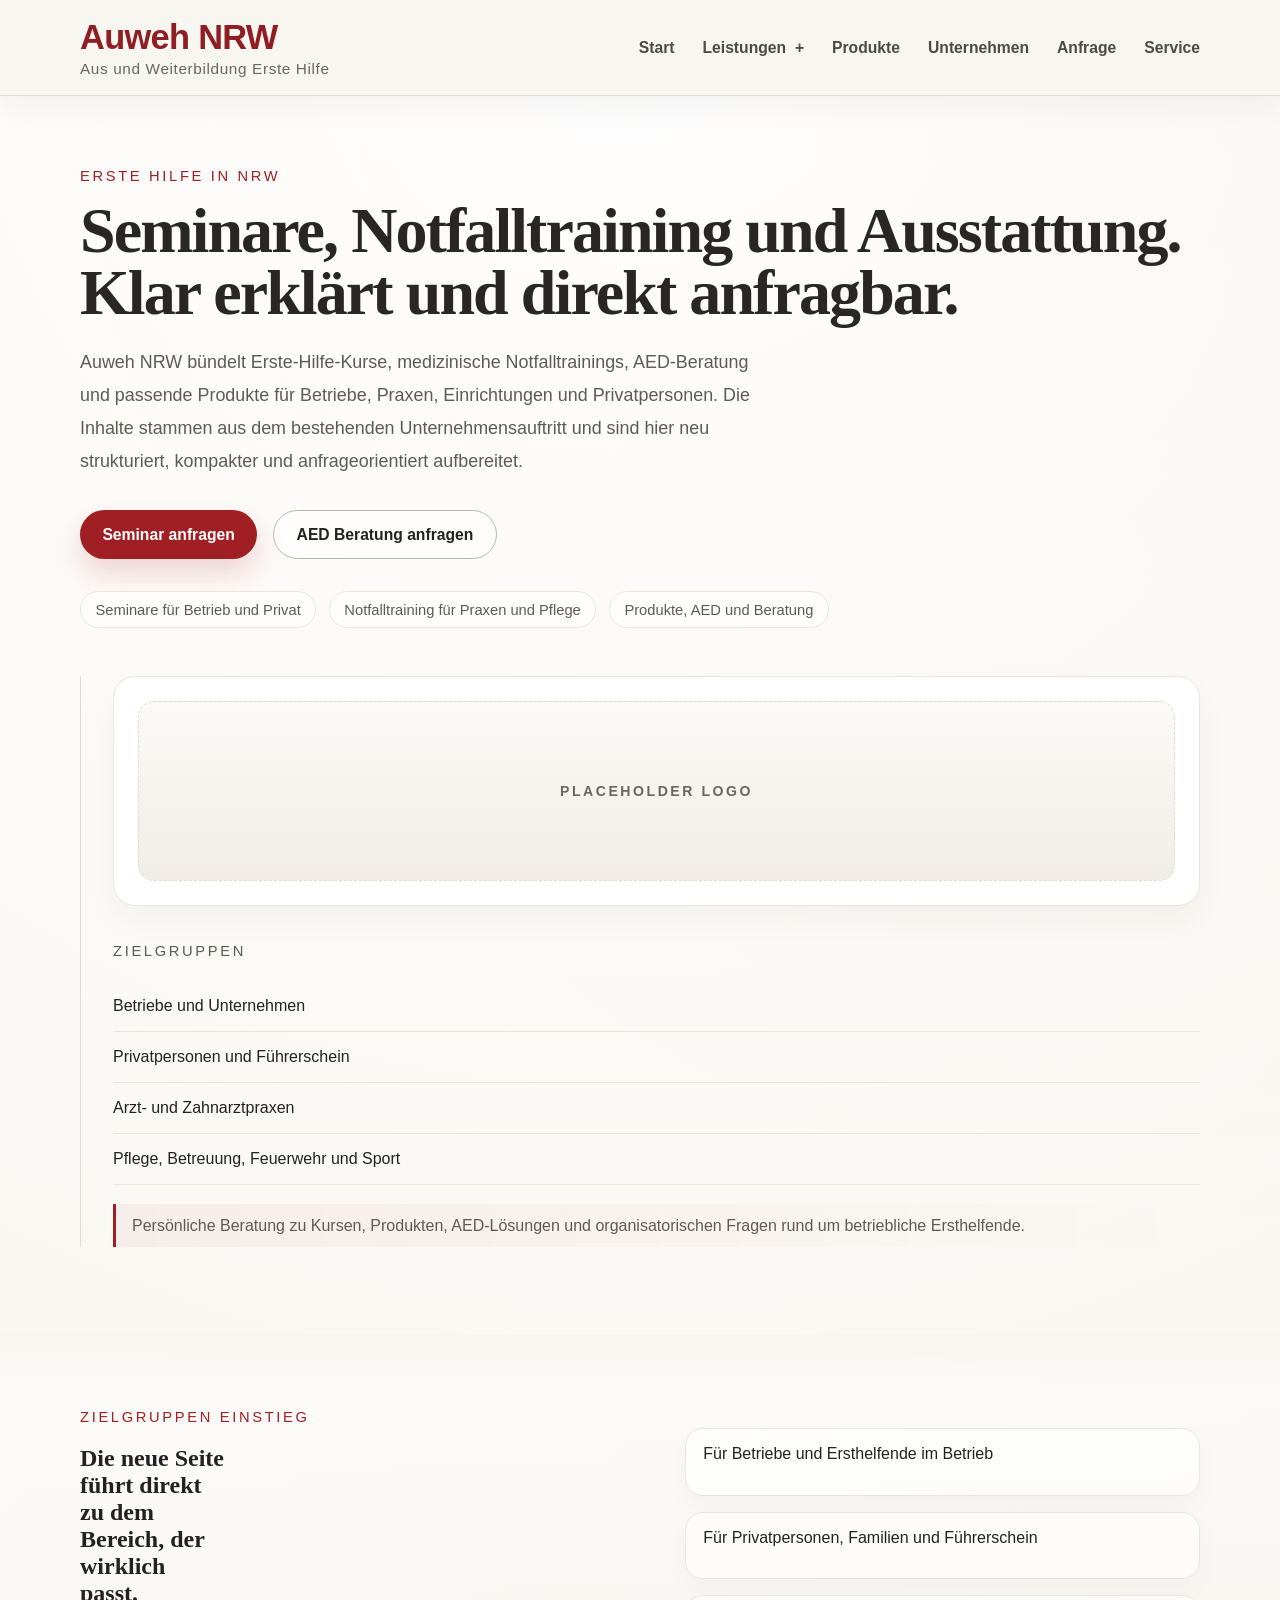
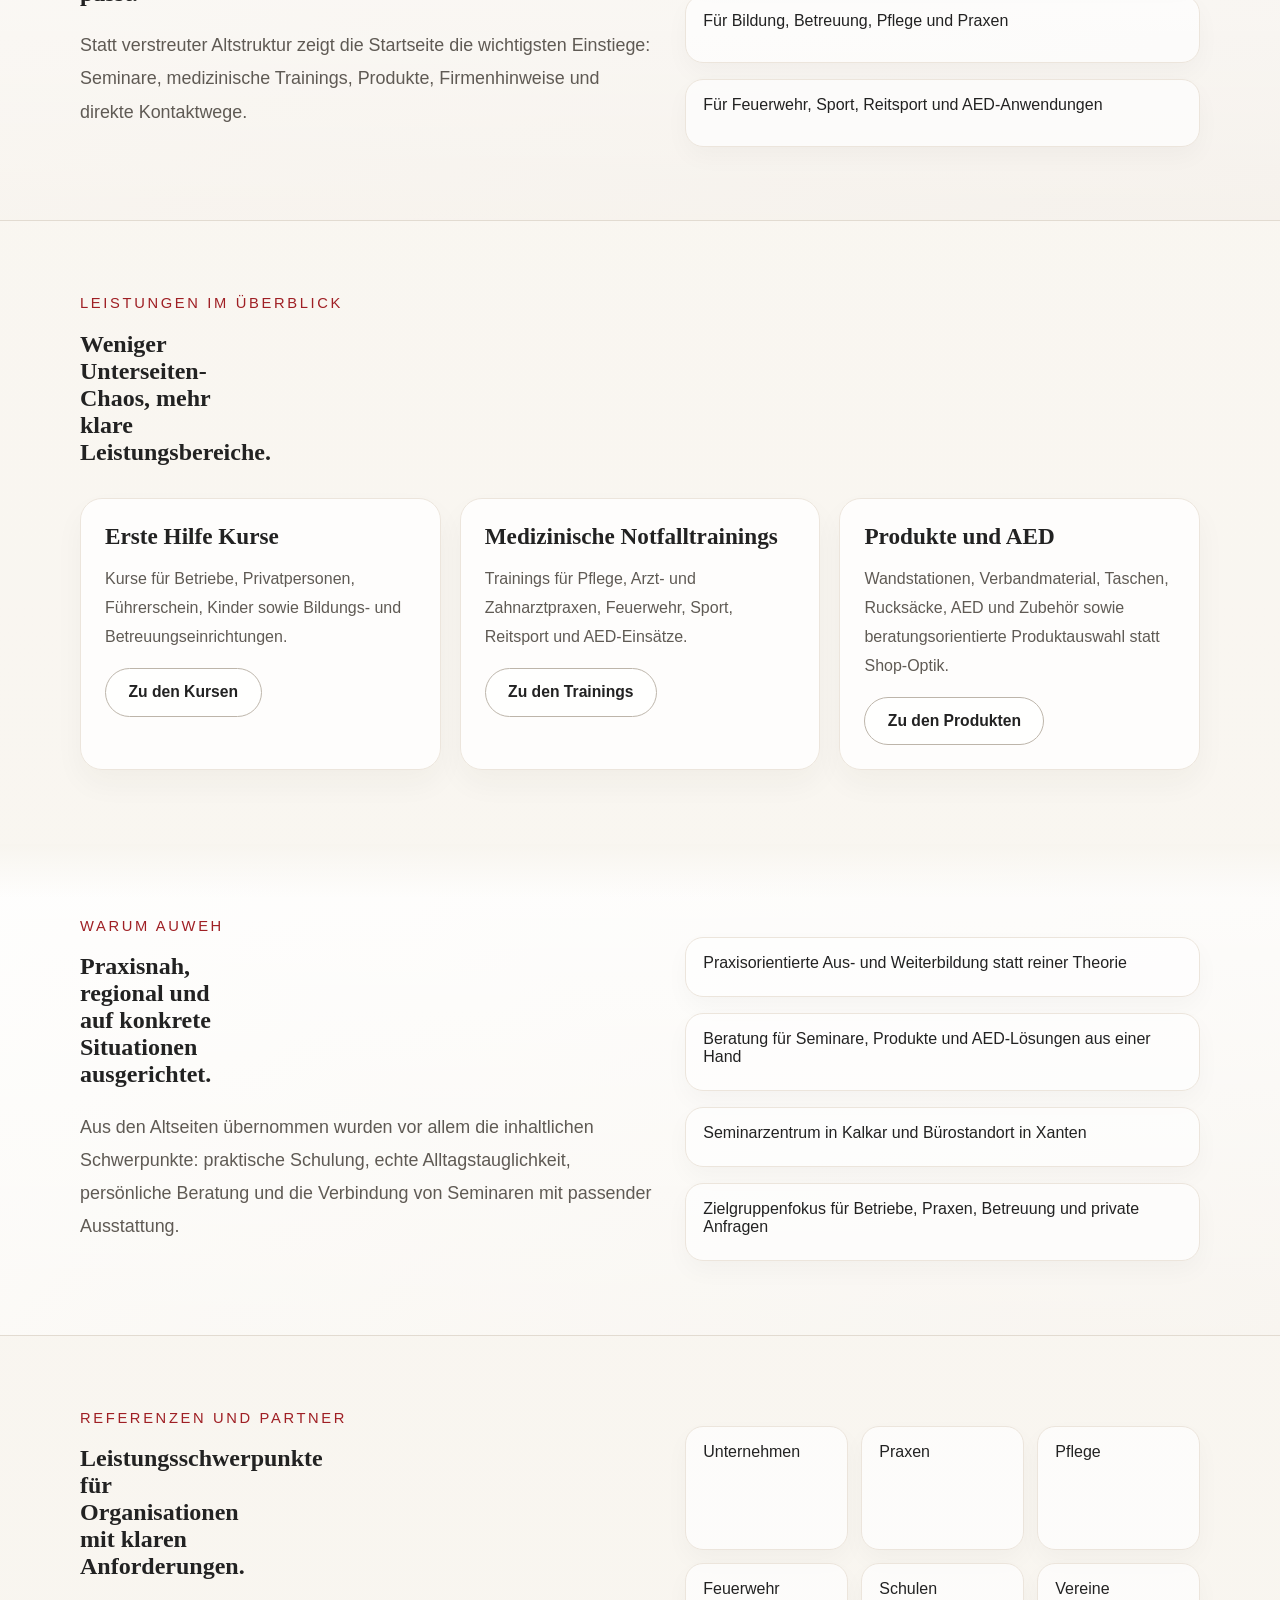
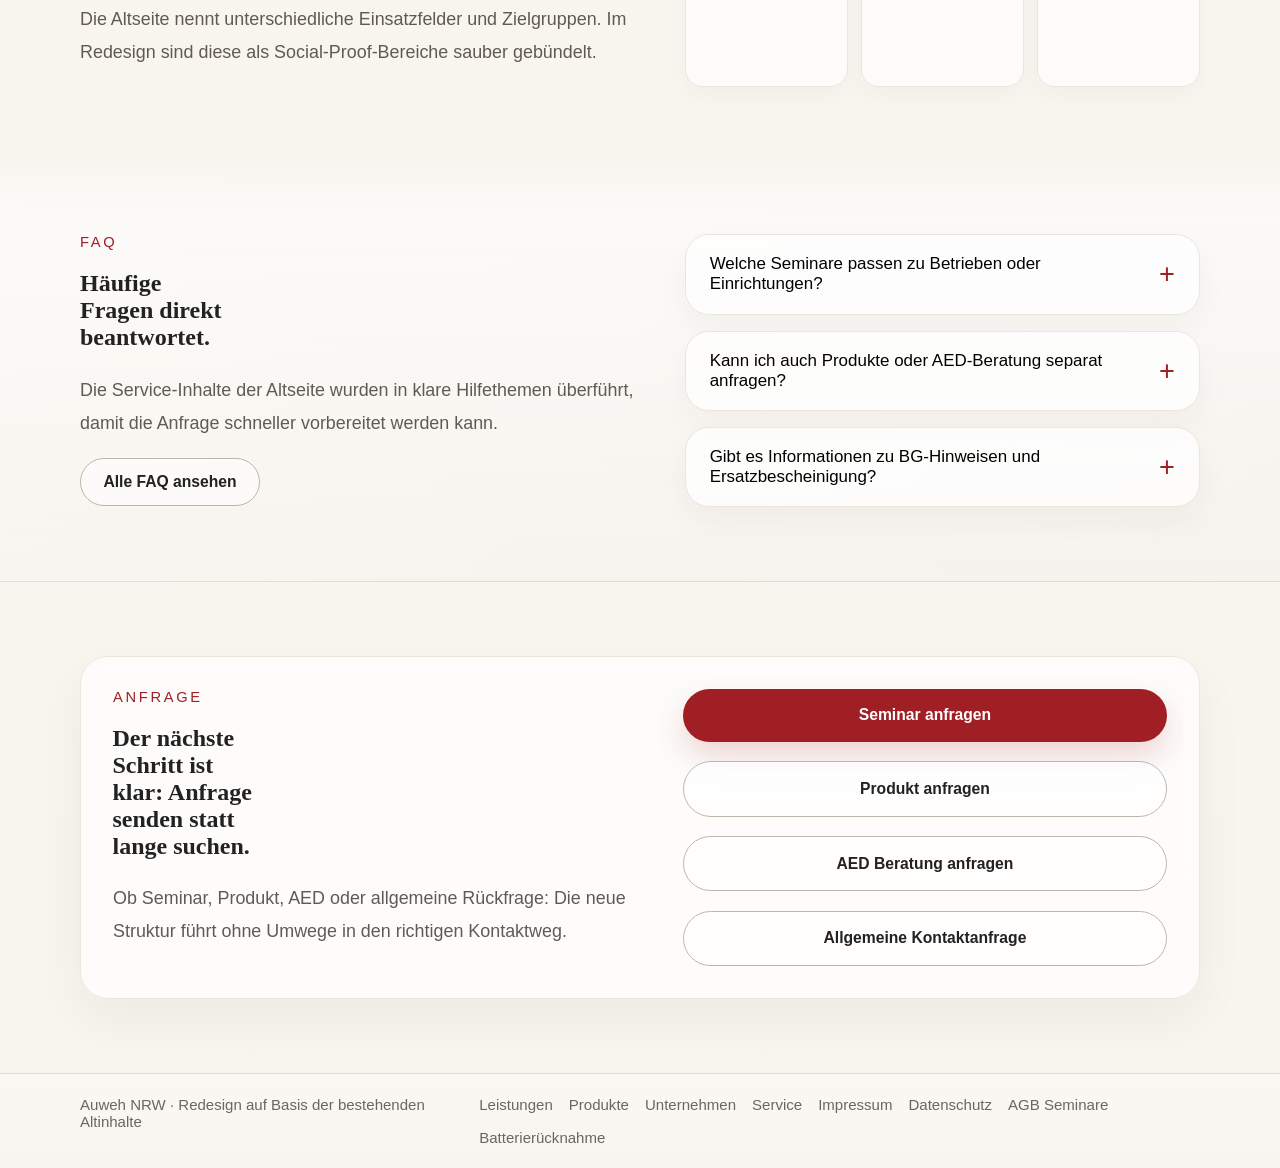
<file: index.html>
<!DOCTYPE html>
<html lang="de">
<head>
  <meta charset="UTF-8" />
  <meta name="viewport" content="width=device-width, initial-scale=1.0" />
  <title>Auweh NRW | Erste Hilfe, Notfalltraining und medizinische Ausstattung</title>
  <meta
    name="description"
    content="Auweh NRW bietet Erste-Hilfe-Kurse, medizinische Notfalltrainings, AED-Beratung und passende Produkte für Betriebe, Praxen, Einrichtungen und Privatpersonen."
  />
  <link rel="stylesheet" href="styles.css" />
</head>
<body>
  <div class="page-shell">
    <header class="site-header">
      <div class="container header-inner">
        <a href="index.html">
          <div class="brand-title">Auweh NRW</div>
          <div class="brand-subtitle">Aus und Weiterbildung Erste Hilfe</div>
        </a>

        <nav class="desktop-nav" aria-label="Hauptnavigation">
          <a href="index.html">Start</a>
          <div class="nav-dropdown">
            <button class="nav-trigger" type="button" aria-haspopup="true">
              Leistungen <span>+</span>
            </button>
            <div class="nav-dropdown-menu">
              <a href="leistungen.html#erste-hilfe">Erste Hilfe Kurse</a>
              <a href="leistungen.html#notfalltraining">Medizinische Notfalltrainings</a>
              <a href="leistungen.html#firmen">Firmen und Einrichtungen</a>
            </div>
          </div>
          <a href="produkte.html">Produkte</a>
          <a href="unternehmen.html">Unternehmen</a>
          <a href="anfrage.html">Anfrage</a>
          <a href="service.html">Service</a>
        </nav>

        <button id="menuBtn" class="menu-button" type="button" aria-expanded="false" aria-controls="mobileMenu">
          Menü
        </button>
      </div>

      <div id="mobileMenu" class="mobile-menu">
        <nav class="container mobile-nav" aria-label="Mobile Navigation">
          <a href="index.html">Start</a>
          <div>
            <button id="mobileLeistungenBtn" type="button" aria-expanded="false" aria-controls="mobileLeistungenMenu">
              <span>Leistungen</span>
              <span>+</span>
            </button>
            <div id="mobileLeistungenMenu" class="mobile-subnav">
              <a href="leistungen.html#erste-hilfe">Erste Hilfe Kurse</a>
              <a href="leistungen.html#notfalltraining">Medizinische Notfalltrainings</a>
              <a href="leistungen.html#firmen">Firmen und Einrichtungen</a>
            </div>
          </div>
          <a href="produkte.html">Produkte</a>
          <a href="unternehmen.html">Unternehmen</a>
          <a href="anfrage.html">Anfrage</a>
          <a href="service.html">Service</a>
        </nav>
      </div>
    </header>

    <main>
      <section class="container hero">
        <div>
          <p class="eyebrow">Erste Hilfe in NRW</p>
          <h1>Seminare, Notfalltraining und Ausstattung. Klar erklärt und direkt anfragbar.</h1>
          <p class="hero-copy">
            Auweh NRW bündelt Erste-Hilfe-Kurse, medizinische Notfalltrainings, AED-Beratung und passende
            Produkte für Betriebe, Praxen, Einrichtungen und Privatpersonen. Die Inhalte stammen aus dem
            bestehenden Unternehmensauftritt und sind hier neu strukturiert, kompakter und anfrageorientiert
            aufbereitet.
          </p>

          <div class="button-row">
            <a class="button" href="anfrage.html#seminar">Seminar anfragen</a>
            <a class="button-secondary" href="anfrage.html#aed">AED Beratung anfragen</a>
          </div>

          <div class="hero-meta" aria-label="Schnelle Fakten">
            <span>Seminare für Betrieb und Privat</span>
            <span>Notfalltraining für Praxen und Pflege</span>
            <span>Produkte, AED und Beratung</span>
          </div>
        </div>

        <aside class="hero-side" aria-label="Schnellzugriff">
          <div class="panel">
            <div class="placeholder-logo">Placeholder logo</div>
          </div>

          <div class="stack" style="margin-top: 2rem;">
            <div>
              <p class="eyebrow">Zielgruppen</p>
              <div class="plain-list">
                <div>Betriebe und Unternehmen</div>
                <div>Privatpersonen und Führerschein</div>
                <div>Arzt- und Zahnarztpraxen</div>
                <div>Pflege, Betreuung, Feuerwehr und Sport</div>
              </div>
            </div>

            <div class="notice">
              Persönliche Beratung zu Kursen, Produkten, AED-Lösungen und organisatorischen Fragen rund um
              betriebliche Ersthelfende.
            </div>
          </div>
        </aside>
      </section>

      <section class="section section-soft section-bordered">
        <div class="container">
          <div class="split">
            <div>
              <p class="eyebrow">Zielgruppen Einstieg</p>
              <h2>Die neue Seite führt direkt zu dem Bereich, der wirklich passt.</h2>
              <p class="page-intro">
                Statt verstreuter Altstruktur zeigt die Startseite die wichtigsten Einstiege: Seminare,
                medizinische Trainings, Produkte, Firmenhinweise und direkte Kontaktwege.
              </p>
            </div>

            <div class="feature-grid">
              <div>Für Betriebe und Ersthelfende im Betrieb</div>
              <div>Für Privatpersonen, Familien und Führerschein</div>
              <div>Für Bildung, Betreuung, Pflege und Praxen</div>
              <div>Für Feuerwehr, Sport, Reitsport und AED-Anwendungen</div>
            </div>
          </div>
        </div>
      </section>

      <section class="section">
        <div class="container">
          <p class="eyebrow">Leistungen im Überblick</p>
          <h2>Weniger Unterseiten-Chaos, mehr klare Leistungsbereiche.</h2>

          <div class="cards grid-3" style="margin-top: 2rem;">
            <article class="card">
              <h3>Erste Hilfe Kurse</h3>
              <p>
                Kurse für Betriebe, Privatpersonen, Führerschein, Kinder sowie Bildungs- und
                Betreuungseinrichtungen.
              </p>
              <a class="button-secondary" href="leistungen.html#erste-hilfe">Zu den Kursen</a>
            </article>

            <article class="card">
              <h3>Medizinische Notfalltrainings</h3>
              <p>
                Trainings für Pflege, Arzt- und Zahnarztpraxen, Feuerwehr, Sport, Reitsport und AED-Einsätze.
              </p>
              <a class="button-secondary" href="leistungen.html#notfalltraining">Zu den Trainings</a>
            </article>

            <article class="card">
              <h3>Produkte und AED</h3>
              <p>
                Wandstationen, Verbandmaterial, Taschen, Rucksäcke, AED und Zubehör sowie beratungsorientierte
                Produktauswahl statt Shop-Optik.
              </p>
              <a class="button-secondary" href="produkte.html">Zu den Produkten</a>
            </article>
          </div>
        </div>
      </section>

      <section class="section section-soft-light section-bordered">
        <div class="container">
          <div class="split">
            <div>
              <p class="eyebrow">Warum Auweh</p>
              <h2>Praxisnah, regional und auf konkrete Situationen ausgerichtet.</h2>
              <p class="page-intro">
                Aus den Altseiten übernommen wurden vor allem die inhaltlichen Schwerpunkte: praktische
                Schulung, echte Alltagstauglichkeit, persönliche Beratung und die Verbindung von Seminaren
                mit passender Ausstattung.
              </p>
            </div>

            <div class="feature-grid">
              <div>Praxisorientierte Aus- und Weiterbildung statt reiner Theorie</div>
              <div>Beratung für Seminare, Produkte und AED-Lösungen aus einer Hand</div>
              <div>Seminarzentrum in Kalkar und Bürostandort in Xanten</div>
              <div>Zielgruppenfokus für Betriebe, Praxen, Betreuung und private Anfragen</div>
            </div>
          </div>
        </div>
      </section>

      <section class="section">
        <div class="container">
          <div class="split">
            <div>
              <p class="eyebrow">Referenzen und Partner</p>
              <h2>Leistungsschwerpunkte für Organisationen mit klaren Anforderungen.</h2>
              <p class="page-intro">
                Die Altseite nennt unterschiedliche Einsatzfelder und Zielgruppen. Im Redesign sind diese als
                Social-Proof-Bereiche sauber gebündelt.
              </p>
            </div>

            <div class="badge-grid">
              <div>Unternehmen</div>
              <div>Praxen</div>
              <div>Pflege</div>
              <div>Feuerwehr</div>
              <div>Schulen</div>
              <div>Vereine</div>
            </div>
          </div>
        </div>
      </section>

      <section class="section section-soft section-bordered">
        <div class="container">
          <div class="split">
            <div>
              <p class="eyebrow">FAQ</p>
              <h2>Häufige Fragen direkt beantwortet.</h2>
              <p class="page-intro">
                Die Service-Inhalte der Altseite wurden in klare Hilfethemen überführt, damit die Anfrage
                schneller vorbereitet werden kann.
              </p>
              <a class="button-secondary" href="service.html#faq">Alle FAQ ansehen</a>
            </div>

            <div class="faq-list">
              <div class="faq-item">
                <button class="faq-toggle" type="button">
                  <span>Welche Seminare passen zu Betrieben oder Einrichtungen?</span>
                  <span class="faq-icon">+</span>
                </button>
                <div class="faq-answer">
                  Auweh NRW bündelt Erste-Hilfe-Kurse, Ersthelfenden-Themen und medizinische Trainings für
                  unterschiedliche Arbeitsumfelder. Auf der Leistungsseite sind diese Gruppen neu sortiert.
                </div>
              </div>

              <div class="faq-item">
                <button class="faq-toggle" type="button">
                  <span>Kann ich auch Produkte oder AED-Beratung separat anfragen?</span>
                  <span class="faq-icon">+</span>
                </button>
                <div class="faq-answer">
                  Ja. Der neue Anfragebereich trennt Seminar-, Produkt-, AED- und allgemeine Kontaktanfragen
                  in vier klare Pfade.
                </div>
              </div>

              <div class="faq-item">
                <button class="faq-toggle" type="button">
                  <span>Gibt es Informationen zu BG-Hinweisen und Ersatzbescheinigung?</span>
                  <span class="faq-icon">+</span>
                </button>
                <div class="faq-answer">
                  Diese Inhalte wurden aus der Altstruktur in den Service- und Leistungsbereich für Firmen und
                  Einrichtungen übernommen.
                </div>
              </div>
            </div>
          </div>
        </div>
      </section>

      <section class="section">
        <div class="container">
          <div class="cta-panel split">
            <div>
              <p class="eyebrow">Anfrage</p>
              <h2>Der nächste Schritt ist klar: Anfrage senden statt lange suchen.</h2>
              <p class="page-intro">
                Ob Seminar, Produkt, AED oder allgemeine Rückfrage: Die neue Struktur führt ohne Umwege in den
                richtigen Kontaktweg.
              </p>
            </div>

            <div class="stack">
              <a class="button" href="anfrage.html#seminar">Seminar anfragen</a>
              <a class="button-secondary" href="anfrage.html#produkt">Produkt anfragen</a>
              <a class="button-secondary" href="anfrage.html#aed">AED Beratung anfragen</a>
              <a class="button-secondary" href="anfrage.html#kontakt">Allgemeine Kontaktanfrage</a>
            </div>
          </div>
        </div>
      </section>
    </main>

    <footer class="footer">
      <div class="container footer-inner">
        <div>Auweh NRW · Redesign auf Basis der bestehenden Altinhalte</div>
        <div class="footer-links">
          <a href="leistungen.html">Leistungen</a>
          <a href="produkte.html">Produkte</a>
          <a href="unternehmen.html">Unternehmen</a>
          <a href="service.html">Service</a>
          <a href="impressum.html">Impressum</a>
          <a href="datenschutz.html">Datenschutz</a>
          <a href="agb-seminare.html">AGB Seminare</a>
          <a href="batterieruecknahme.html">Batterierücknahme</a>
        </div>
      </div>
    </footer>
  </div>

  <script src="scripts.js"></script>
</body>
</html>
</file>
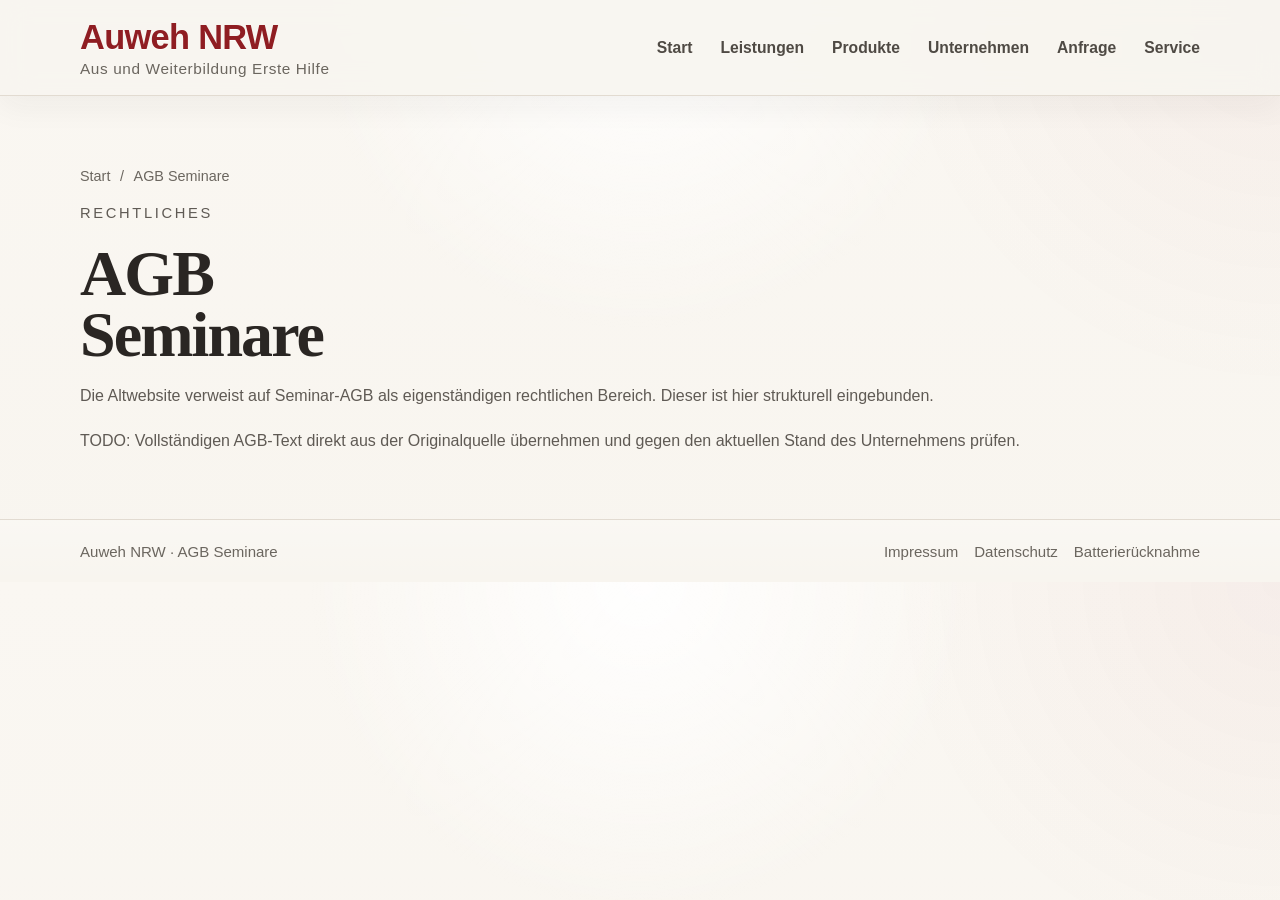
<file: agb-seminare.html>
<!DOCTYPE html>
<html lang="de">
<head>
  <meta charset="UTF-8" />
  <meta name="viewport" content="width=device-width, initial-scale=1.0" />
  <title>AGB Seminare | Auweh NRW</title>
  <meta name="description" content="AGB Seminare von Auweh NRW." />
  <link rel="stylesheet" href="styles.css" />
</head>
<body>
  <header class="site-header"><div class="container header-inner"><a href="index.html"><div class="brand-title">Auweh NRW</div><div class="brand-subtitle">Aus und Weiterbildung Erste Hilfe</div></a><nav class="desktop-nav"><a href="index.html">Start</a><a href="leistungen.html">Leistungen</a><a href="produkte.html">Produkte</a><a href="unternehmen.html">Unternehmen</a><a href="anfrage.html">Anfrage</a><a href="service.html">Service</a></nav><button id="menuBtn" class="menu-button" type="button" aria-expanded="false" aria-controls="mobileMenu">Menü</button></div><div id="mobileMenu" class="mobile-menu"><nav class="container mobile-nav"><a href="index.html">Start</a><a href="leistungen.html">Leistungen</a><a href="produkte.html">Produkte</a><a href="unternehmen.html">Unternehmen</a><a href="anfrage.html">Anfrage</a><a href="service.html">Service</a></nav></div></header>
  <main><section class="page-hero container legal-copy"><div class="breadcrumbs"><a href="index.html">Start</a><span>/</span><span>AGB Seminare</span></div><p class="eyebrow">Rechtliches</p><h1>AGB Seminare</h1><p>Die Altwebsite verweist auf Seminar-AGB als eigenständigen rechtlichen Bereich. Dieser ist hier strukturell eingebunden.</p><p>TODO: Vollständigen AGB-Text direkt aus der Originalquelle übernehmen und gegen den aktuellen Stand des Unternehmens prüfen.</p></section></main>
  <footer class="footer"><div class="container footer-inner"><div>Auweh NRW · AGB Seminare</div><div class="footer-links"><a href="impressum.html">Impressum</a><a href="datenschutz.html">Datenschutz</a><a href="batterieruecknahme.html">Batterierücknahme</a></div></div></footer>
  <script src="scripts.js"></script>
</body>
</html>
</file>
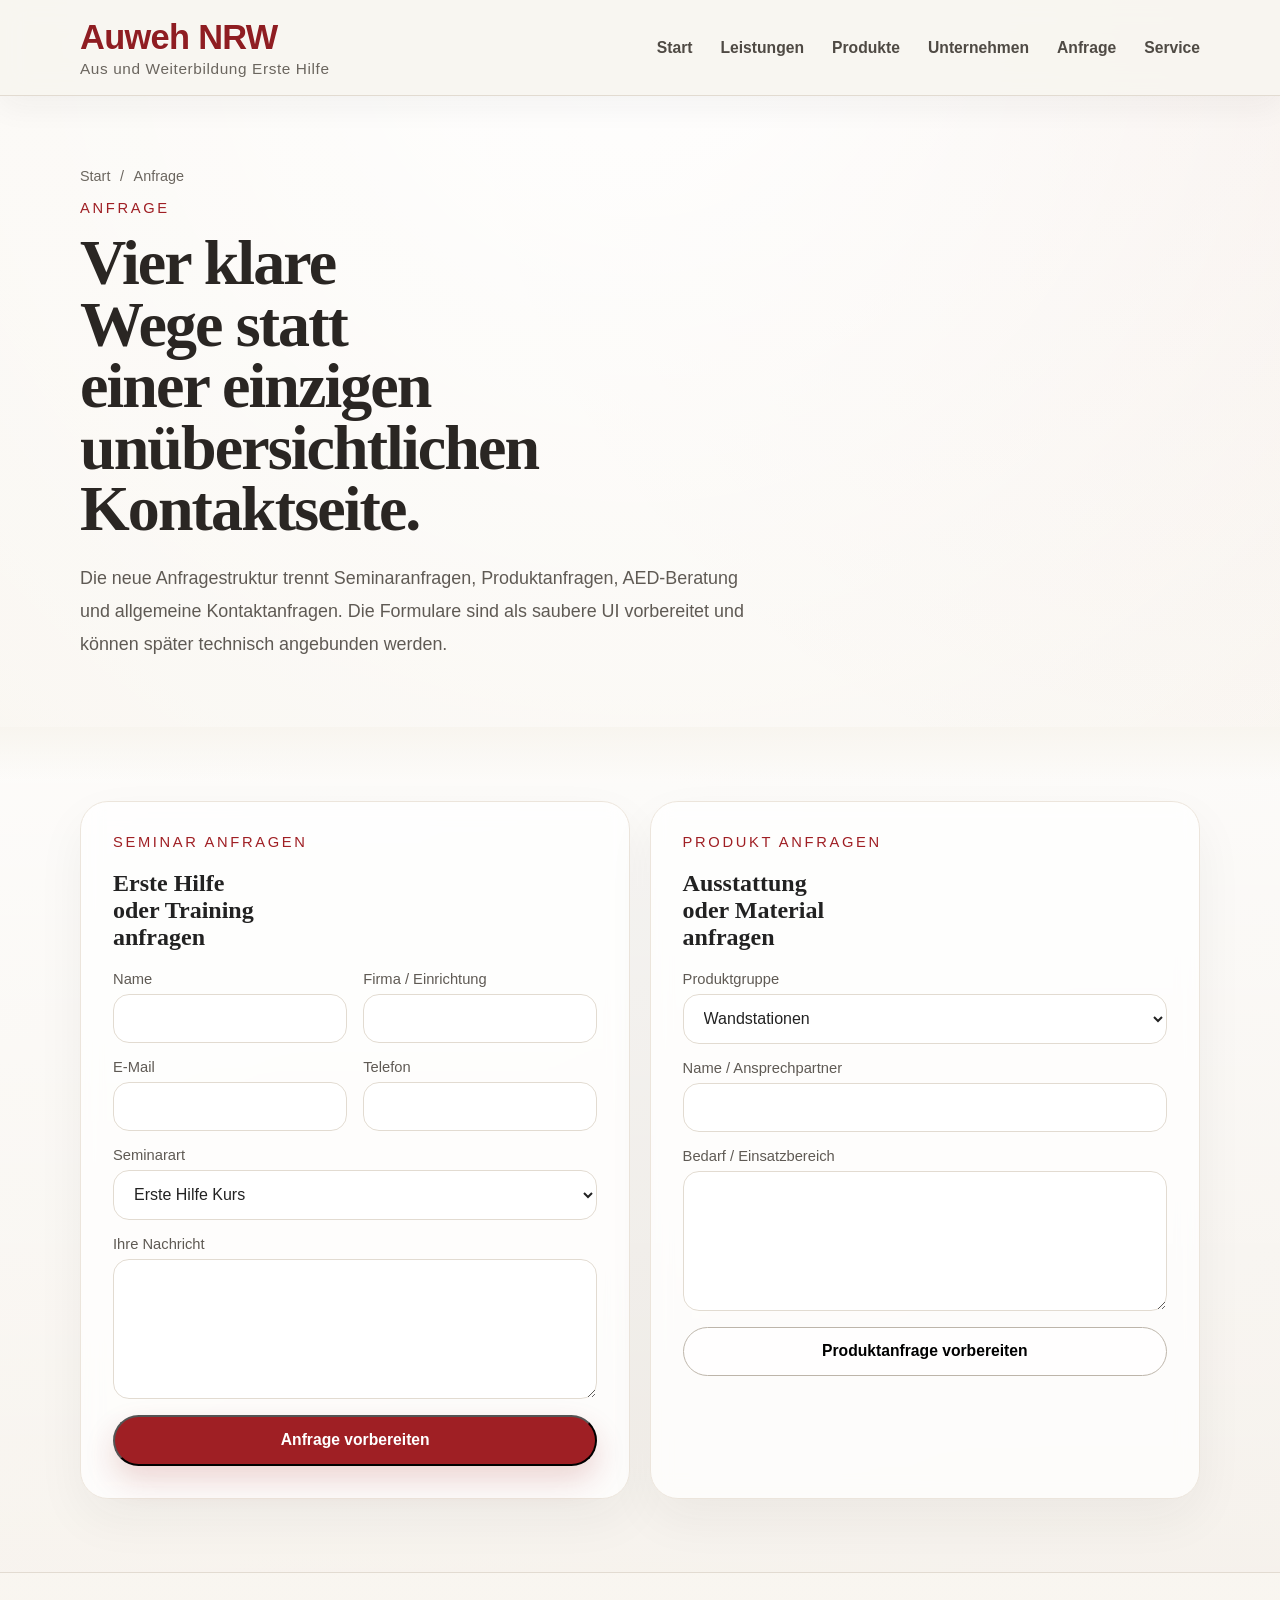
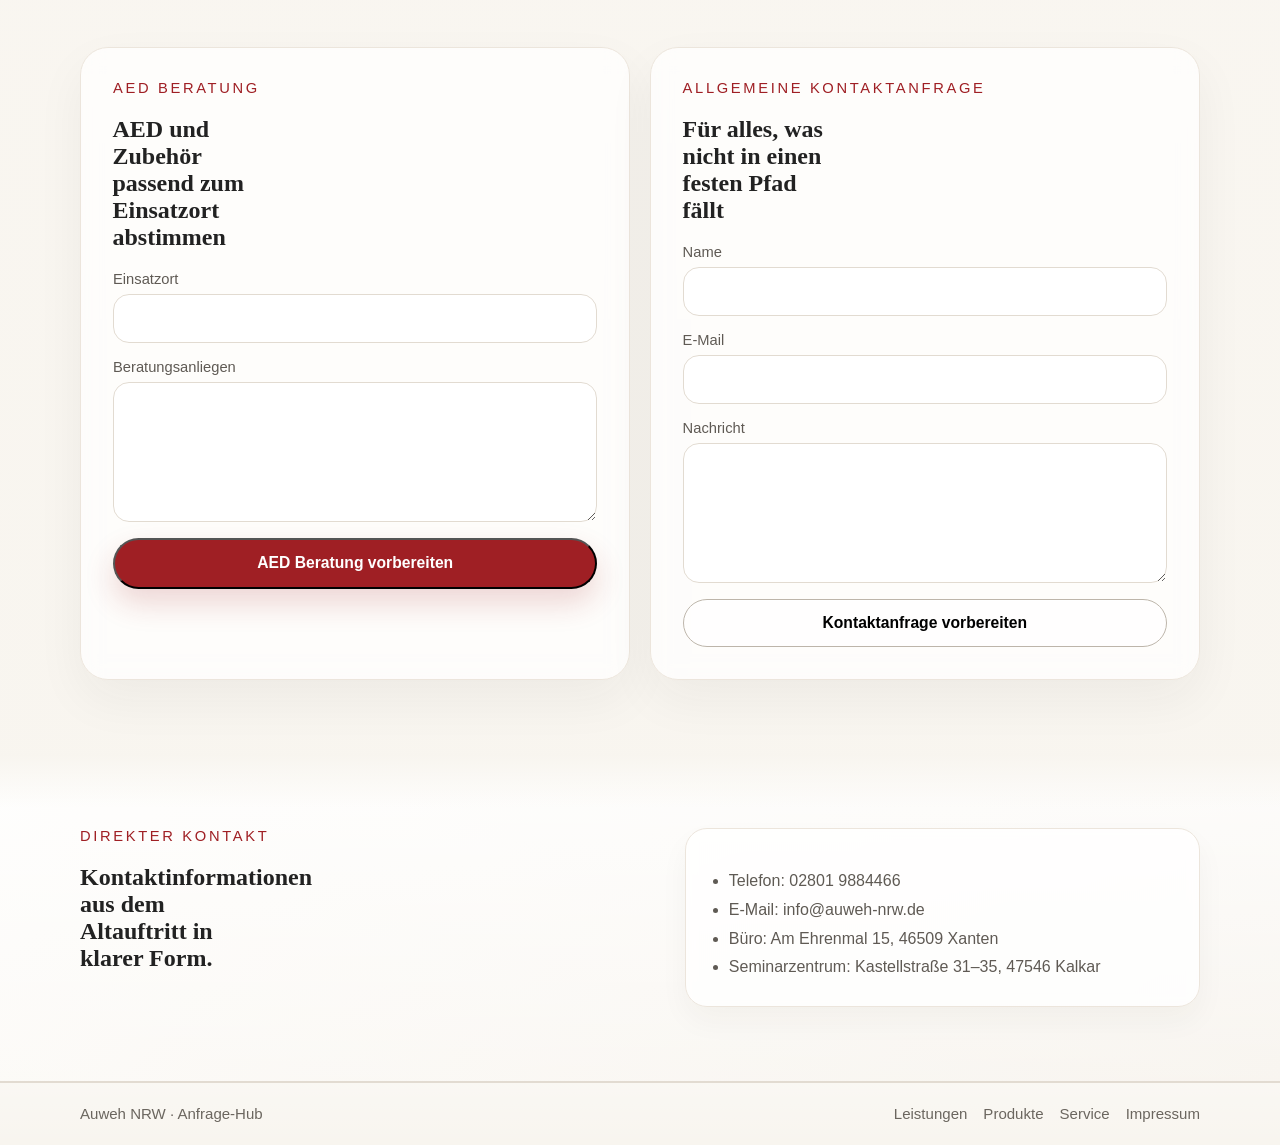
<file: anfrage.html>
<!DOCTYPE html>
<html lang="de">
<head>
  <meta charset="UTF-8" />
  <meta name="viewport" content="width=device-width, initial-scale=1.0" />
  <title>Anfrage | Auweh NRW</title>
  <meta name="description" content="Anfrage-Hub für Seminare, Produkte, AED-Beratung und allgemeine Kontaktanfragen bei Auweh NRW." />
  <link rel="stylesheet" href="styles.css" />
</head>
<body>
  <header class="site-header"><div class="container header-inner"><a href="index.html"><div class="brand-title">Auweh NRW</div><div class="brand-subtitle">Aus und Weiterbildung Erste Hilfe</div></a><nav class="desktop-nav"><a href="index.html">Start</a><a href="leistungen.html">Leistungen</a><a href="produkte.html">Produkte</a><a href="unternehmen.html">Unternehmen</a><a href="anfrage.html">Anfrage</a><a href="service.html">Service</a></nav><button id="menuBtn" class="menu-button" type="button" aria-expanded="false" aria-controls="mobileMenu">Menü</button></div><div id="mobileMenu" class="mobile-menu"><nav class="container mobile-nav"><a href="index.html">Start</a><a href="leistungen.html">Leistungen</a><a href="produkte.html">Produkte</a><a href="unternehmen.html">Unternehmen</a><a href="anfrage.html">Anfrage</a><a href="service.html">Service</a></nav></div></header>
  <main>
    <section class="page-hero container"><div class="breadcrumbs"><a href="index.html">Start</a><span>/</span><span>Anfrage</span></div><p class="eyebrow">Anfrage</p><h1>Vier klare Wege statt einer einzigen unübersichtlichen Kontaktseite.</h1><p class="page-intro">Die neue Anfragestruktur trennt Seminaranfragen, Produktanfragen, AED-Beratung und allgemeine Kontaktanfragen. Die Formulare sind als saubere UI vorbereitet und können später technisch angebunden werden.</p></section>
    <section class="section section-soft section-bordered"><div class="container cards grid-2">
      <article id="seminar" class="form-panel"><p class="eyebrow">Seminar anfragen</p><h2>Erste Hilfe oder Training anfragen</h2><form class="form-grid"><div class="form-grid two-col"><div class="field"><label for="seminar-name">Name</label><input id="seminar-name" type="text" /></div><div class="field"><label for="seminar-firma">Firma / Einrichtung</label><input id="seminar-firma" type="text" /></div></div><div class="form-grid two-col"><div class="field"><label for="seminar-mail">E-Mail</label><input id="seminar-mail" type="email" /></div><div class="field"><label for="seminar-telefon">Telefon</label><input id="seminar-telefon" type="tel" /></div></div><div class="field"><label for="seminar-art">Seminarart</label><select id="seminar-art"><option>Erste Hilfe Kurs</option><option>Notfalltraining</option><option>Betriebliche Ersthelfende</option></select></div><div class="field"><label for="seminar-nachricht">Ihre Nachricht</label><textarea id="seminar-nachricht"></textarea></div><button class="button" type="button">Anfrage vorbereiten</button></form></article>
      <article id="produkt" class="form-panel"><p class="eyebrow">Produkt anfragen</p><h2>Ausstattung oder Material anfragen</h2><form class="form-grid"><div class="field"><label for="produkt-thema">Produktgruppe</label><select id="produkt-thema"><option>Wandstationen</option><option>Verbandmaterial</option><option>Taschen und Rucksäcke</option><option>Sonstiges Produkt</option></select></div><div class="field"><label for="produkt-name">Name / Ansprechpartner</label><input id="produkt-name" type="text" /></div><div class="field"><label for="produkt-bedarf">Bedarf / Einsatzbereich</label><textarea id="produkt-bedarf"></textarea></div><button class="button-secondary" type="button">Produktanfrage vorbereiten</button></form></article>
    </div></section>
    <section class="section"><div class="container cards grid-2">
      <article id="aed" class="form-panel"><p class="eyebrow">AED Beratung</p><h2>AED und Zubehör passend zum Einsatzort abstimmen</h2><form class="form-grid"><div class="field"><label for="aed-ort">Einsatzort</label><input id="aed-ort" type="text" /></div><div class="field"><label for="aed-anliegen">Beratungsanliegen</label><textarea id="aed-anliegen"></textarea></div><button class="button" type="button">AED Beratung vorbereiten</button></form></article>
      <article id="kontakt" class="form-panel"><p class="eyebrow">Allgemeine Kontaktanfrage</p><h2>Für alles, was nicht in einen festen Pfad fällt</h2><form class="form-grid"><div class="field"><label for="kontakt-name">Name</label><input id="kontakt-name" type="text" /></div><div class="field"><label for="kontakt-mail">E-Mail</label><input id="kontakt-mail" type="email" /></div><div class="field"><label for="kontakt-text">Nachricht</label><textarea id="kontakt-text"></textarea></div><button class="button-secondary" type="button">Kontaktanfrage vorbereiten</button></form></article>
    </div></section>
    <section class="section section-soft-light section-bordered"><div class="container split"><div><p class="eyebrow">Direkter Kontakt</p><h2>Kontaktinformationen aus dem Altauftritt in klarer Form.</h2></div><div class="card"><ul><li>Telefon: 02801 9884466</li><li>E-Mail: info@auweh-nrw.de</li><li>Büro: Am Ehrenmal 15, 46509 Xanten</li><li>Seminarzentrum: Kastellstraße 31–35, 47546 Kalkar</li></ul></div></div></section>
  </main>
  <footer class="footer"><div class="container footer-inner"><div>Auweh NRW · Anfrage-Hub</div><div class="footer-links"><a href="leistungen.html">Leistungen</a><a href="produkte.html">Produkte</a><a href="service.html">Service</a><a href="impressum.html">Impressum</a></div></div></footer>
  <script src="scripts.js"></script>
</body>
</html>
</file>
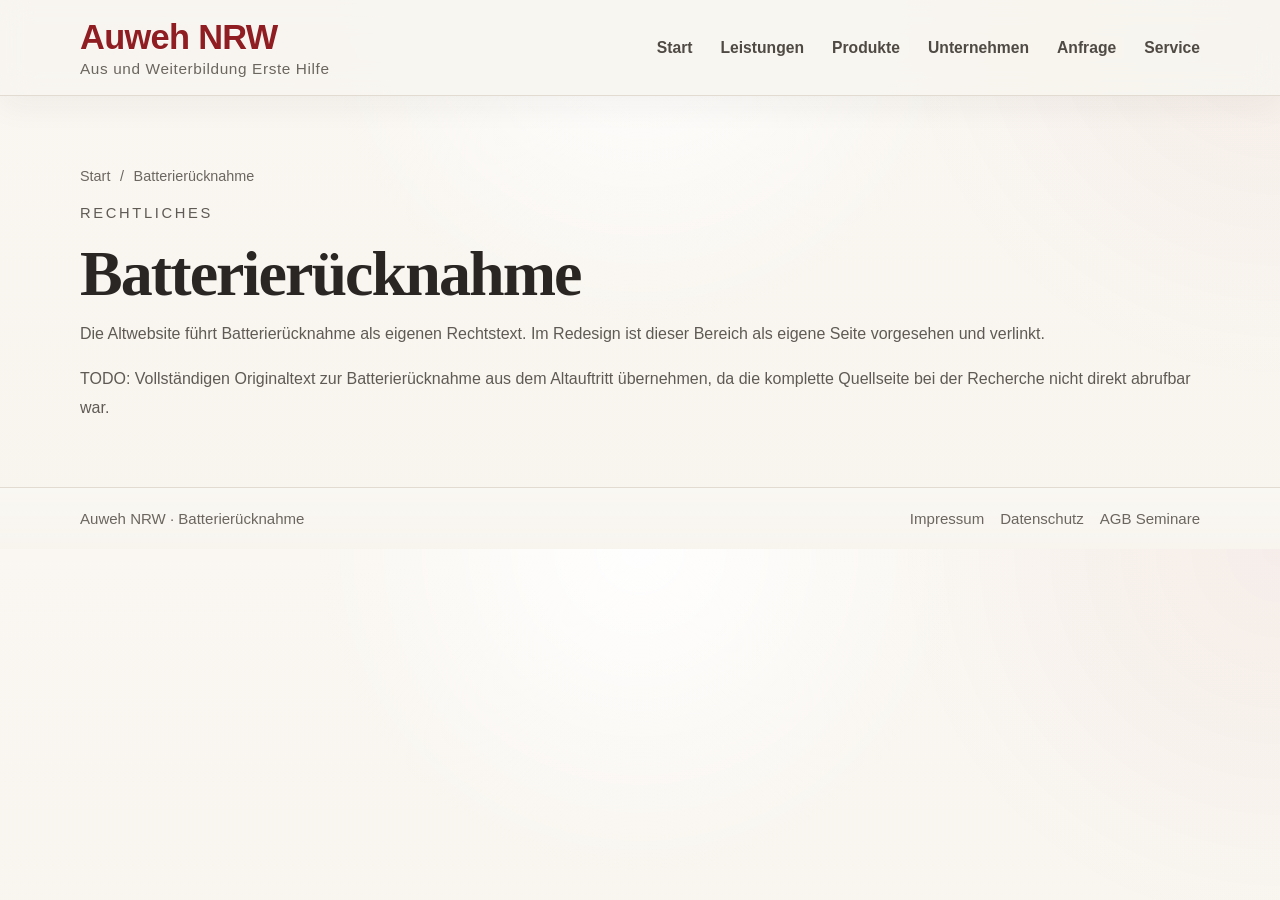
<file: batterieruecknahme.html>
<!DOCTYPE html>
<html lang="de">
<head>
  <meta charset="UTF-8" />
  <meta name="viewport" content="width=device-width, initial-scale=1.0" />
  <title>Batterierücknahme | Auweh NRW</title>
  <meta name="description" content="Informationen zur Batterierücknahme bei Auweh NRW." />
  <link rel="stylesheet" href="styles.css" />
</head>
<body>
  <header class="site-header"><div class="container header-inner"><a href="index.html"><div class="brand-title">Auweh NRW</div><div class="brand-subtitle">Aus und Weiterbildung Erste Hilfe</div></a><nav class="desktop-nav"><a href="index.html">Start</a><a href="leistungen.html">Leistungen</a><a href="produkte.html">Produkte</a><a href="unternehmen.html">Unternehmen</a><a href="anfrage.html">Anfrage</a><a href="service.html">Service</a></nav><button id="menuBtn" class="menu-button" type="button" aria-expanded="false" aria-controls="mobileMenu">Menü</button></div><div id="mobileMenu" class="mobile-menu"><nav class="container mobile-nav"><a href="index.html">Start</a><a href="leistungen.html">Leistungen</a><a href="produkte.html">Produkte</a><a href="unternehmen.html">Unternehmen</a><a href="anfrage.html">Anfrage</a><a href="service.html">Service</a></nav></div></header>
  <main><section class="page-hero container legal-copy"><div class="breadcrumbs"><a href="index.html">Start</a><span>/</span><span>Batterierücknahme</span></div><p class="eyebrow">Rechtliches</p><h1>Batterierücknahme</h1><p>Die Altwebsite führt Batterierücknahme als eigenen Rechtstext. Im Redesign ist dieser Bereich als eigene Seite vorgesehen und verlinkt.</p><p>TODO: Vollständigen Originaltext zur Batterierücknahme aus dem Altauftritt übernehmen, da die komplette Quellseite bei der Recherche nicht direkt abrufbar war.</p></section></main>
  <footer class="footer"><div class="container footer-inner"><div>Auweh NRW · Batterierücknahme</div><div class="footer-links"><a href="impressum.html">Impressum</a><a href="datenschutz.html">Datenschutz</a><a href="agb-seminare.html">AGB Seminare</a></div></div></footer>
  <script src="scripts.js"></script>
</body>
</html>
</file>
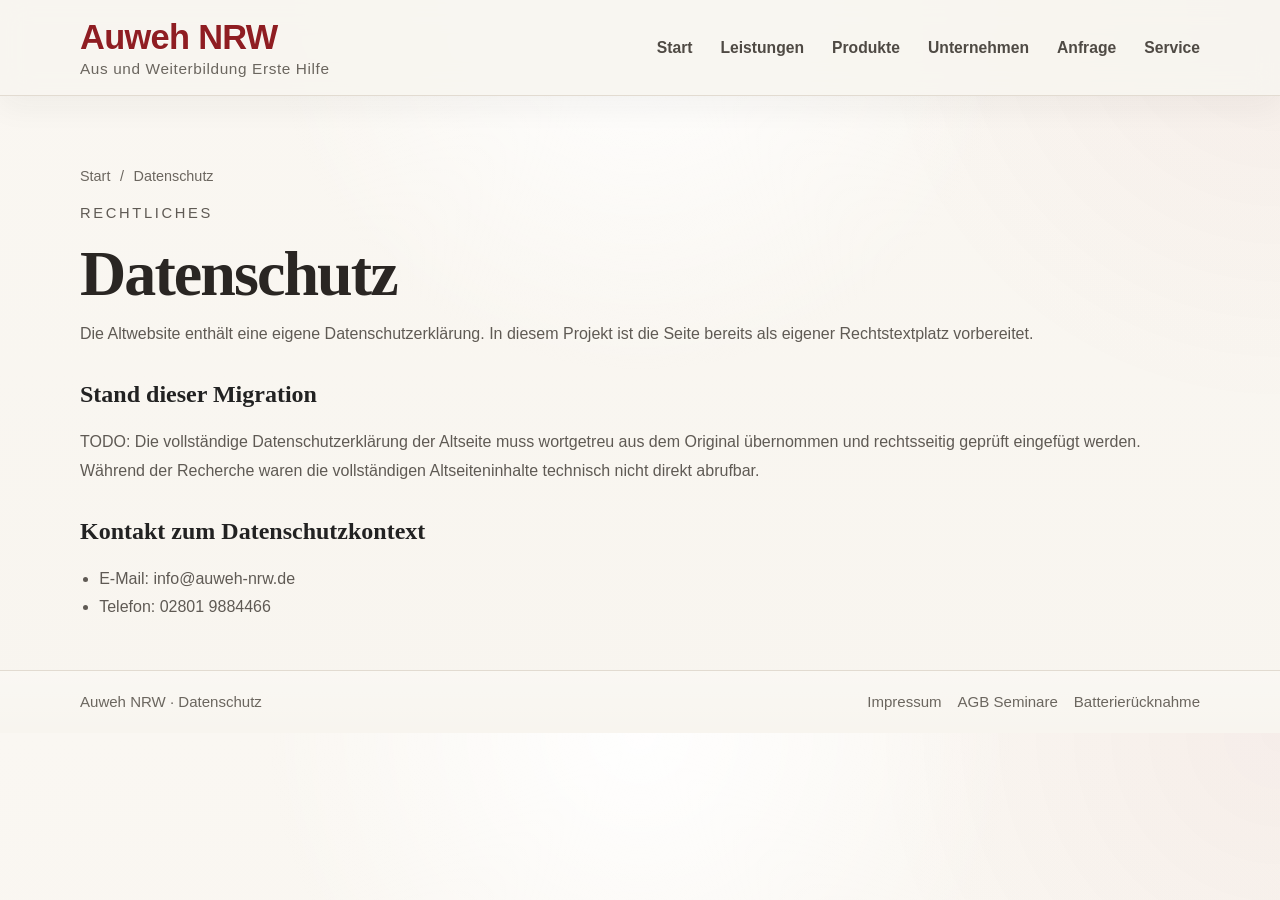
<file: datenschutz.html>
<!DOCTYPE html>
<html lang="de">
<head>
  <meta charset="UTF-8" />
  <meta name="viewport" content="width=device-width, initial-scale=1.0" />
  <title>Datenschutz | Auweh NRW</title>
  <meta name="description" content="Datenschutzinformationen von Auweh NRW." />
  <link rel="stylesheet" href="styles.css" />
</head>
<body>
  <header class="site-header"><div class="container header-inner"><a href="index.html"><div class="brand-title">Auweh NRW</div><div class="brand-subtitle">Aus und Weiterbildung Erste Hilfe</div></a><nav class="desktop-nav"><a href="index.html">Start</a><a href="leistungen.html">Leistungen</a><a href="produkte.html">Produkte</a><a href="unternehmen.html">Unternehmen</a><a href="anfrage.html">Anfrage</a><a href="service.html">Service</a></nav><button id="menuBtn" class="menu-button" type="button" aria-expanded="false" aria-controls="mobileMenu">Menü</button></div><div id="mobileMenu" class="mobile-menu"><nav class="container mobile-nav"><a href="index.html">Start</a><a href="leistungen.html">Leistungen</a><a href="produkte.html">Produkte</a><a href="unternehmen.html">Unternehmen</a><a href="anfrage.html">Anfrage</a><a href="service.html">Service</a></nav></div></header>
  <main><section class="page-hero container legal-copy"><div class="breadcrumbs"><a href="index.html">Start</a><span>/</span><span>Datenschutz</span></div><p class="eyebrow">Rechtliches</p><h1>Datenschutz</h1><p>Die Altwebsite enthält eine eigene Datenschutzerklärung. In diesem Projekt ist die Seite bereits als eigener Rechtstextplatz vorbereitet.</p><h2>Stand dieser Migration</h2><p>TODO: Die vollständige Datenschutzerklärung der Altseite muss wortgetreu aus dem Original übernommen und rechtsseitig geprüft eingefügt werden. Während der Recherche waren die vollständigen Altseiteninhalte technisch nicht direkt abrufbar.</p><h2>Kontakt zum Datenschutzkontext</h2><ul><li>E-Mail: info@auweh-nrw.de</li><li>Telefon: 02801 9884466</li></ul></section></main>
  <footer class="footer"><div class="container footer-inner"><div>Auweh NRW · Datenschutz</div><div class="footer-links"><a href="impressum.html">Impressum</a><a href="agb-seminare.html">AGB Seminare</a><a href="batterieruecknahme.html">Batterierücknahme</a></div></div></footer>
  <script src="scripts.js"></script>
</body>
</html>
</file>
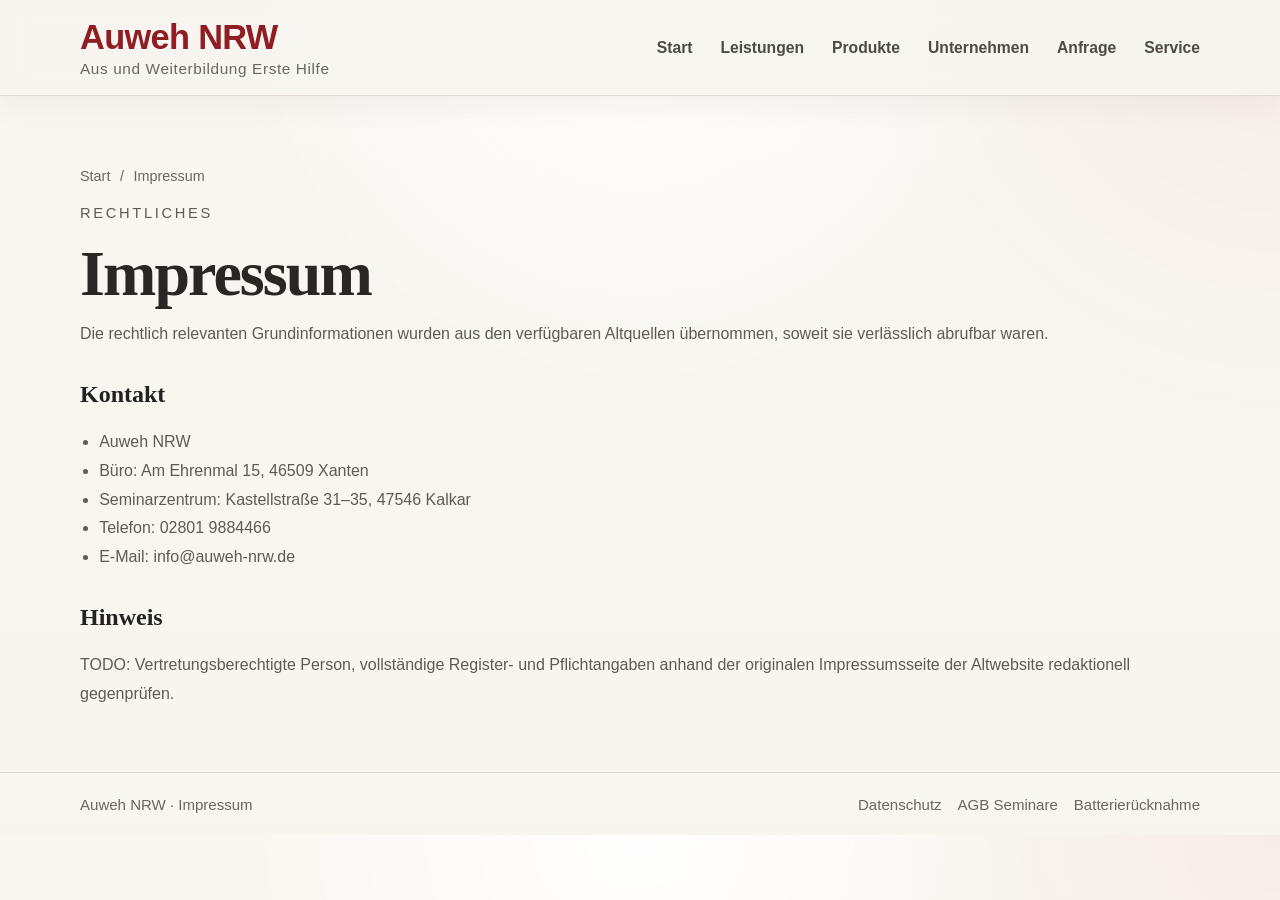
<file: impressum.html>
<!DOCTYPE html>
<html lang="de">
<head>
  <meta charset="UTF-8" />
  <meta name="viewport" content="width=device-width, initial-scale=1.0" />
  <title>Impressum | Auweh NRW</title>
  <meta name="description" content="Impressum von Auweh NRW." />
  <link rel="stylesheet" href="styles.css" />
</head>
<body>
  <header class="site-header"><div class="container header-inner"><a href="index.html"><div class="brand-title">Auweh NRW</div><div class="brand-subtitle">Aus und Weiterbildung Erste Hilfe</div></a><nav class="desktop-nav"><a href="index.html">Start</a><a href="leistungen.html">Leistungen</a><a href="produkte.html">Produkte</a><a href="unternehmen.html">Unternehmen</a><a href="anfrage.html">Anfrage</a><a href="service.html">Service</a></nav><button id="menuBtn" class="menu-button" type="button" aria-expanded="false" aria-controls="mobileMenu">Menü</button></div><div id="mobileMenu" class="mobile-menu"><nav class="container mobile-nav"><a href="index.html">Start</a><a href="leistungen.html">Leistungen</a><a href="produkte.html">Produkte</a><a href="unternehmen.html">Unternehmen</a><a href="anfrage.html">Anfrage</a><a href="service.html">Service</a></nav></div></header>
  <main><section class="page-hero container legal-copy"><div class="breadcrumbs"><a href="index.html">Start</a><span>/</span><span>Impressum</span></div><p class="eyebrow">Rechtliches</p><h1>Impressum</h1><p>Die rechtlich relevanten Grundinformationen wurden aus den verfügbaren Altquellen übernommen, soweit sie verlässlich abrufbar waren.</p><h2>Kontakt</h2><ul><li>Auweh NRW</li><li>Büro: Am Ehrenmal 15, 46509 Xanten</li><li>Seminarzentrum: Kastellstraße 31–35, 47546 Kalkar</li><li>Telefon: 02801 9884466</li><li>E-Mail: info@auweh-nrw.de</li></ul><h2>Hinweis</h2><p>TODO: Vertretungsberechtigte Person, vollständige Register- und Pflichtangaben anhand der originalen Impressumsseite der Altwebsite redaktionell gegenprüfen.</p></section></main>
  <footer class="footer"><div class="container footer-inner"><div>Auweh NRW · Impressum</div><div class="footer-links"><a href="datenschutz.html">Datenschutz</a><a href="agb-seminare.html">AGB Seminare</a><a href="batterieruecknahme.html">Batterierücknahme</a></div></div></footer>
  <script src="scripts.js"></script>
</body>
</html>
</file>
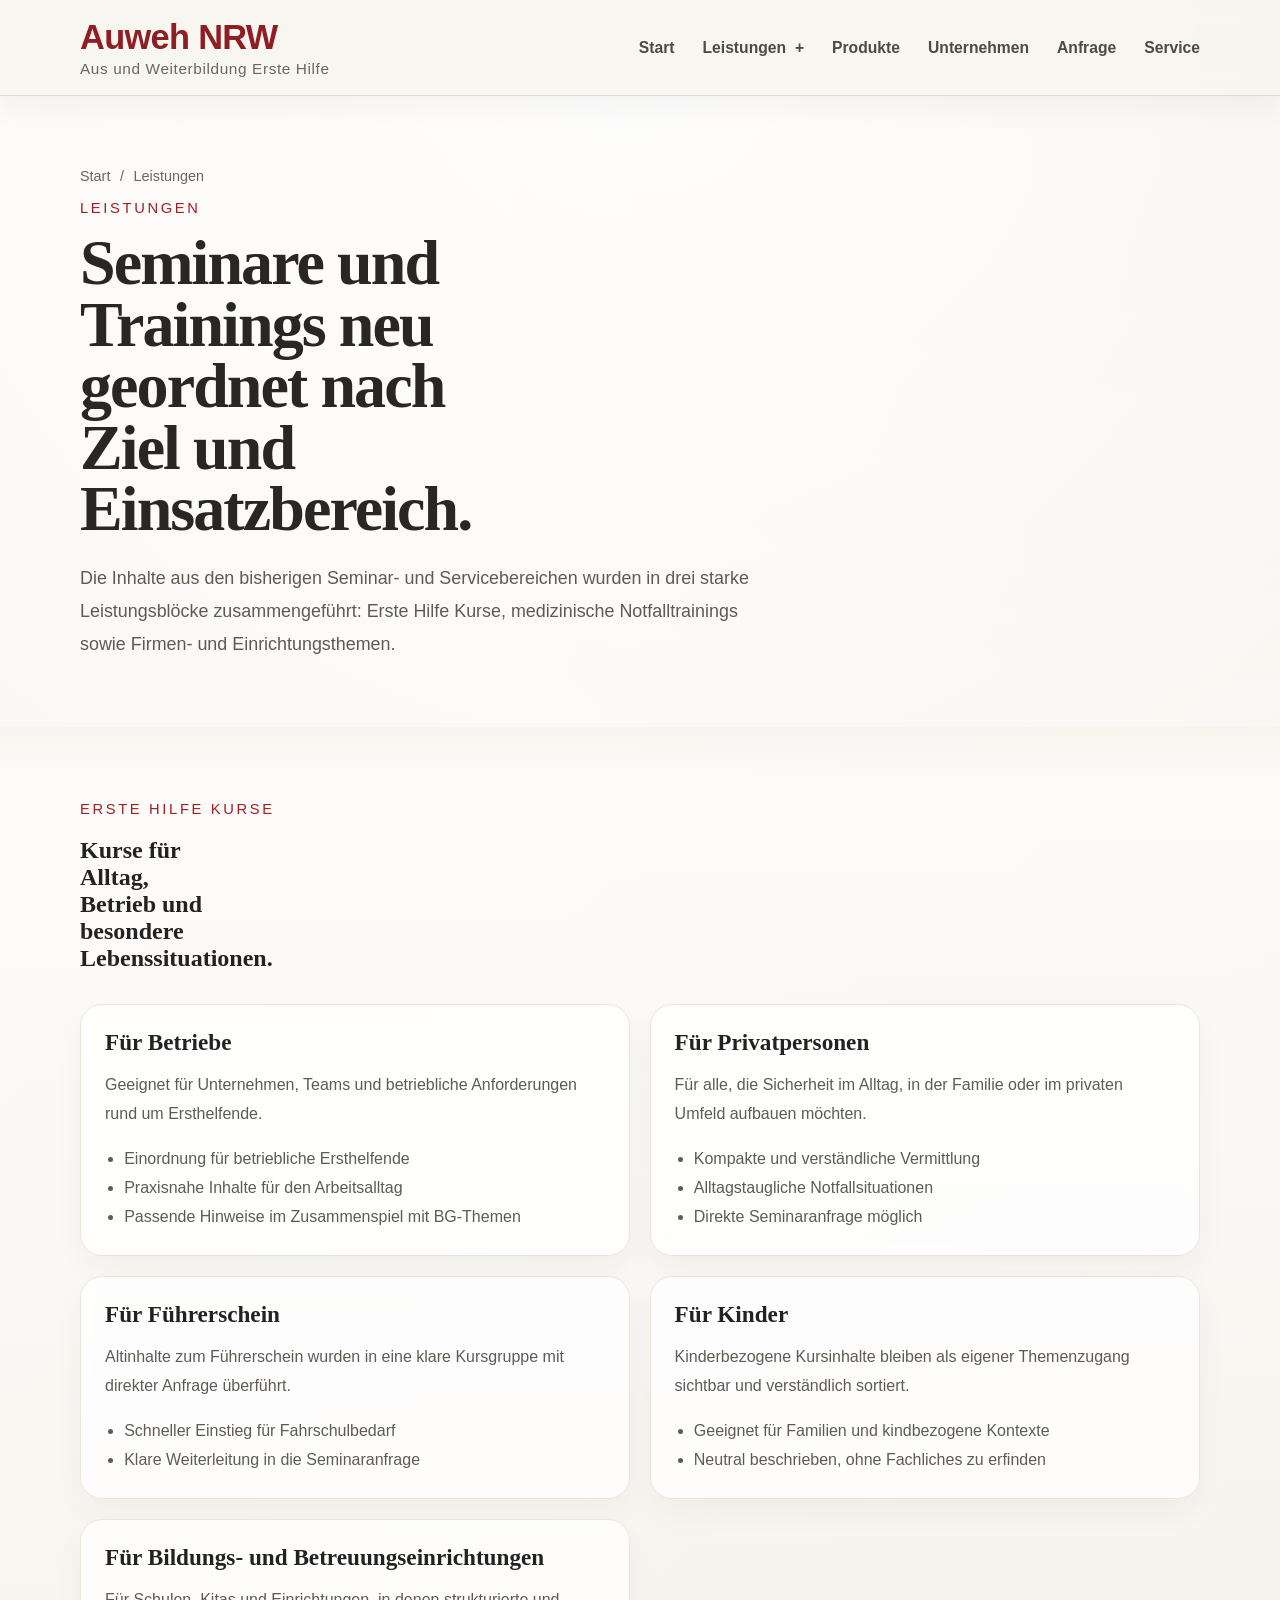
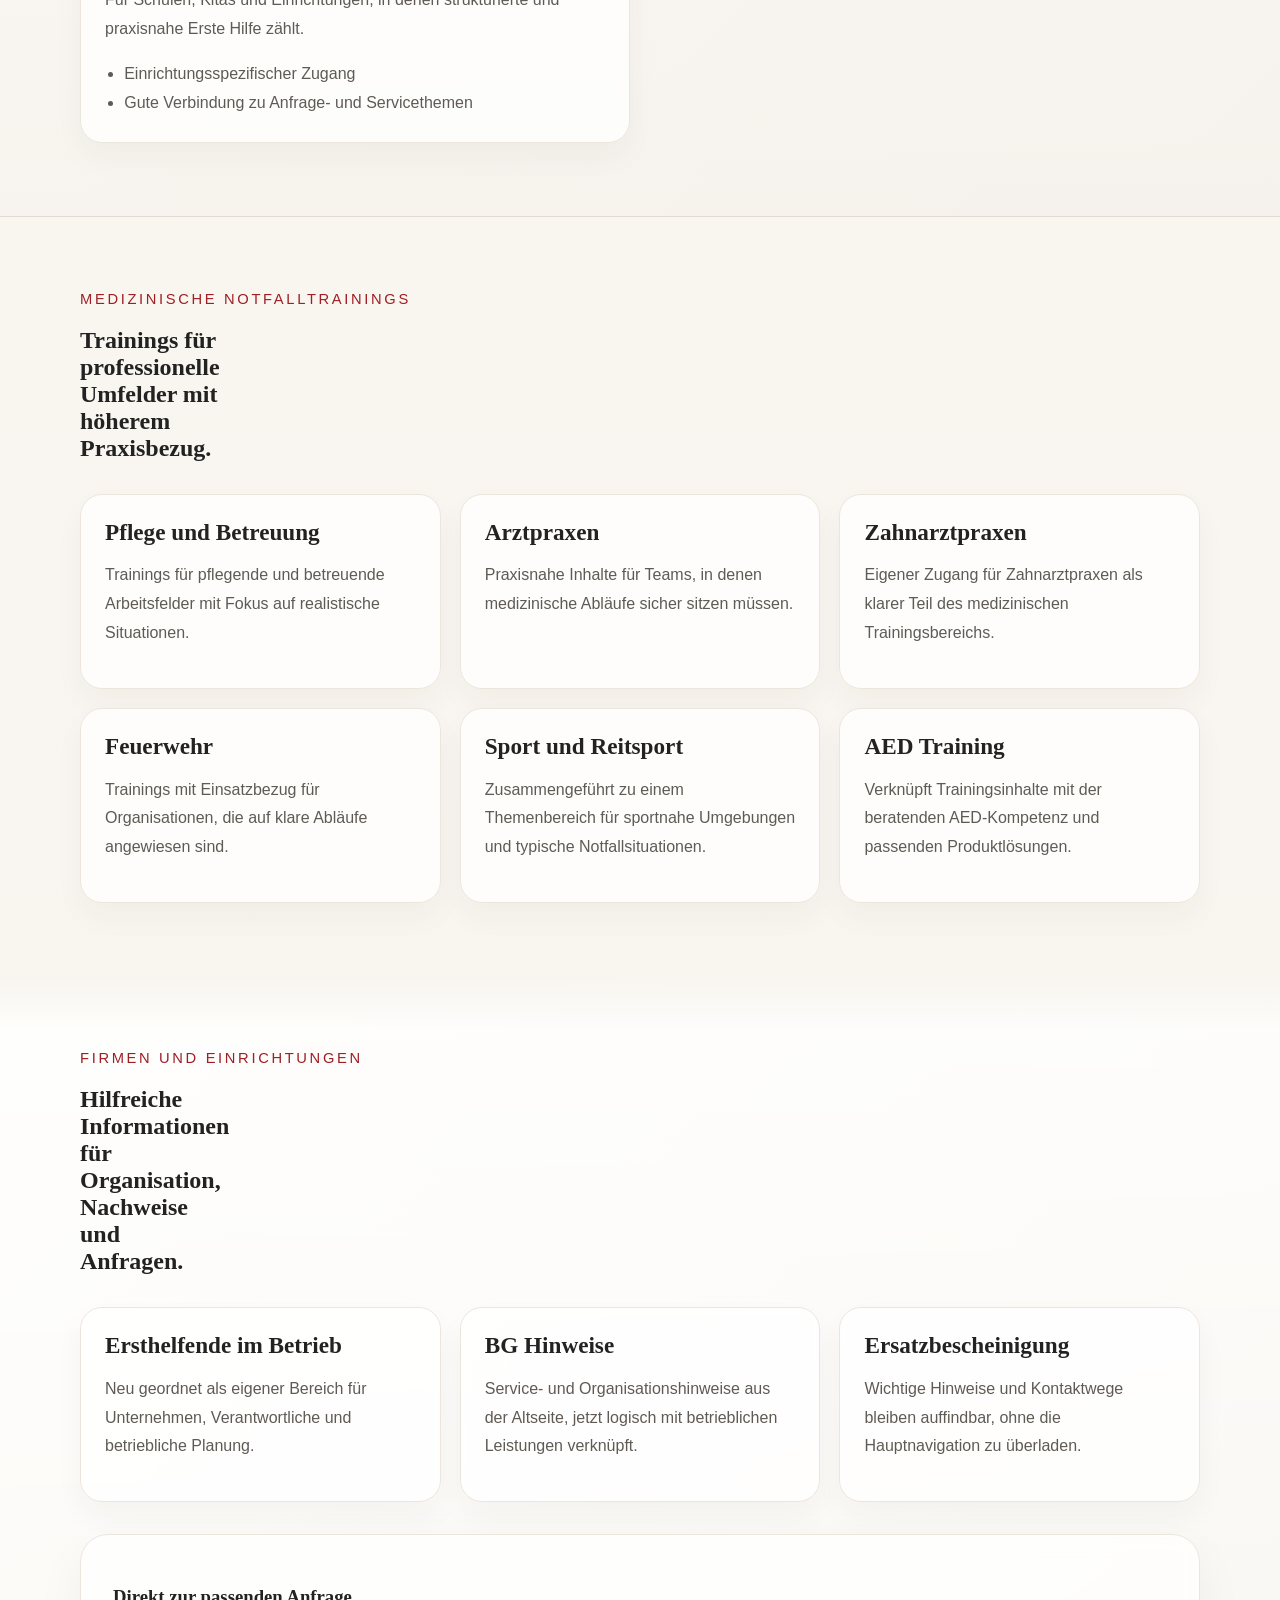
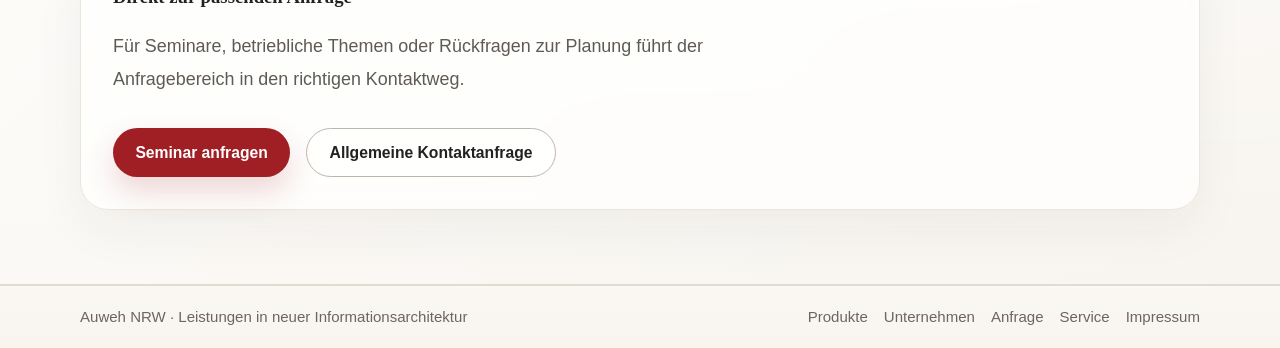
<file: leistungen.html>
<!DOCTYPE html>
<html lang="de">
<head>
  <meta charset="UTF-8" />
  <meta name="viewport" content="width=device-width, initial-scale=1.0" />
  <title>Leistungen | Auweh NRW</title>
  <meta name="description" content="Erste-Hilfe-Kurse, medizinische Notfalltrainings sowie Leistungen für Firmen und Einrichtungen bei Auweh NRW." />
  <link rel="stylesheet" href="styles.css" />
</head>
<body>
  <header class="site-header">
    <div class="container header-inner">
      <a href="index.html"><div class="brand-title">Auweh NRW</div><div class="brand-subtitle">Aus und Weiterbildung Erste Hilfe</div></a>
      <nav class="desktop-nav" aria-label="Hauptnavigation">
        <a href="index.html">Start</a>
        <div class="nav-dropdown">
          <button class="nav-trigger" type="button" aria-haspopup="true">Leistungen <span>+</span></button>
          <div class="nav-dropdown-menu">
            <a href="#erste-hilfe">Erste Hilfe Kurse</a>
            <a href="#notfalltraining">Medizinische Notfalltrainings</a>
            <a href="#firmen">Firmen und Einrichtungen</a>
          </div>
        </div>
        <a href="produkte.html">Produkte</a><a href="unternehmen.html">Unternehmen</a><a href="anfrage.html">Anfrage</a><a href="service.html">Service</a>
      </nav>
      <button id="menuBtn" class="menu-button" type="button" aria-expanded="false" aria-controls="mobileMenu">Menü</button>
    </div>
    <div id="mobileMenu" class="mobile-menu">
      <nav class="container mobile-nav" aria-label="Mobile Navigation">
        <a href="index.html">Start</a>
        <div>
          <button id="mobileLeistungenBtn" type="button" aria-expanded="false" aria-controls="mobileLeistungenMenu"><span>Leistungen</span><span>+</span></button>
          <div id="mobileLeistungenMenu" class="mobile-subnav">
            <a href="#erste-hilfe">Erste Hilfe Kurse</a><a href="#notfalltraining">Medizinische Notfalltrainings</a><a href="#firmen">Firmen und Einrichtungen</a>
          </div>
        </div>
        <a href="produkte.html">Produkte</a><a href="unternehmen.html">Unternehmen</a><a href="anfrage.html">Anfrage</a><a href="service.html">Service</a>
      </nav>
    </div>
  </header>
  <main>
    <section class="page-hero container">
      <div class="breadcrumbs"><a href="index.html">Start</a><span>/</span><span>Leistungen</span></div>
      <p class="eyebrow">Leistungen</p>
      <h1>Seminare und Trainings neu geordnet nach Ziel und Einsatzbereich.</h1>
      <p class="page-intro">Die Inhalte aus den bisherigen Seminar- und Servicebereichen wurden in drei starke Leistungsblöcke zusammengeführt: Erste Hilfe Kurse, medizinische Notfalltrainings sowie Firmen- und Einrichtungsthemen.</p>
    </section>
    <section id="erste-hilfe" class="section section-soft section-bordered">
      <div class="container">
        <p class="eyebrow">Erste Hilfe Kurse</p>
        <h2>Kurse für Alltag, Betrieb und besondere Lebenssituationen.</h2>
        <div class="cards grid-2" style="margin-top: 2rem;">
          <article class="card"><h3>Für Betriebe</h3><p>Geeignet für Unternehmen, Teams und betriebliche Anforderungen rund um Ersthelfende.</p><ul><li>Einordnung für betriebliche Ersthelfende</li><li>Praxisnahe Inhalte für den Arbeitsalltag</li><li>Passende Hinweise im Zusammenspiel mit BG-Themen</li></ul></article>
          <article class="card"><h3>Für Privatpersonen</h3><p>Für alle, die Sicherheit im Alltag, in der Familie oder im privaten Umfeld aufbauen möchten.</p><ul><li>Kompakte und verständliche Vermittlung</li><li>Alltagstaugliche Notfallsituationen</li><li>Direkte Seminaranfrage möglich</li></ul></article>
          <article class="card"><h3>Für Führerschein</h3><p>Altinhalte zum Führerschein wurden in eine klare Kursgruppe mit direkter Anfrage überführt.</p><ul><li>Schneller Einstieg für Fahrschulbedarf</li><li>Klare Weiterleitung in die Seminaranfrage</li></ul></article>
          <article class="card"><h3>Für Kinder</h3><p>Kinderbezogene Kursinhalte bleiben als eigener Themenzugang sichtbar und verständlich sortiert.</p><ul><li>Geeignet für Familien und kindbezogene Kontexte</li><li>Neutral beschrieben, ohne Fachliches zu erfinden</li></ul></article>
          <article class="card"><h3>Für Bildungs- und Betreuungseinrichtungen</h3><p>Für Schulen, Kitas und Einrichtungen, in denen strukturierte und praxisnahe Erste Hilfe zählt.</p><ul><li>Einrichtungsspezifischer Zugang</li><li>Gute Verbindung zu Anfrage- und Servicethemen</li></ul></article>
        </div>
      </div>
    </section>
    <section id="notfalltraining" class="section">
      <div class="container">
        <p class="eyebrow">Medizinische Notfalltrainings</p>
        <h2>Trainings für professionelle Umfelder mit höherem Praxisbezug.</h2>
        <div class="cards grid-3" style="margin-top: 2rem;">
          <article class="card"><h3>Pflege und Betreuung</h3><p>Trainings für pflegende und betreuende Arbeitsfelder mit Fokus auf realistische Situationen.</p></article>
          <article class="card"><h3>Arztpraxen</h3><p>Praxisnahe Inhalte für Teams, in denen medizinische Abläufe sicher sitzen müssen.</p></article>
          <article class="card"><h3>Zahnarztpraxen</h3><p>Eigener Zugang für Zahnarztpraxen als klarer Teil des medizinischen Trainingsbereichs.</p></article>
          <article class="card"><h3>Feuerwehr</h3><p>Trainings mit Einsatzbezug für Organisationen, die auf klare Abläufe angewiesen sind.</p></article>
          <article class="card"><h3>Sport und Reitsport</h3><p>Zusammengeführt zu einem Themenbereich für sportnahe Umgebungen und typische Notfallsituationen.</p></article>
          <article class="card"><h3>AED Training</h3><p>Verknüpft Trainingsinhalte mit der beratenden AED-Kompetenz und passenden Produktlösungen.</p></article>
        </div>
      </div>
    </section>
    <section id="firmen" class="section section-soft-light section-bordered">
      <div class="container">
        <p class="eyebrow">Firmen und Einrichtungen</p>
        <h2>Hilfreiche Informationen für Organisation, Nachweise und Anfragen.</h2>
        <div class="cards grid-3" style="margin-top: 2rem;">
          <article class="card"><h3>Ersthelfende im Betrieb</h3><p>Neu geordnet als eigener Bereich für Unternehmen, Verantwortliche und betriebliche Planung.</p></article>
          <article class="card"><h3>BG Hinweise</h3><p>Service- und Organisationshinweise aus der Altseite, jetzt logisch mit betrieblichen Leistungen verknüpft.</p></article>
          <article class="card"><h3>Ersatzbescheinigung</h3><p>Wichtige Hinweise und Kontaktwege bleiben auffindbar, ohne die Hauptnavigation zu überladen.</p></article>
        </div>
        <div class="cta-panel" style="margin-top: 2rem;">
          <h3>Direkt zur passenden Anfrage</h3>
          <p class="page-intro">Für Seminare, betriebliche Themen oder Rückfragen zur Planung führt der Anfragebereich in den richtigen Kontaktweg.</p>
          <div class="button-row"><a class="button" href="anfrage.html#seminar">Seminar anfragen</a><a class="button-secondary" href="anfrage.html#kontakt">Allgemeine Kontaktanfrage</a></div>
        </div>
      </div>
    </section>
  </main>
  <footer class="footer"><div class="container footer-inner"><div>Auweh NRW · Leistungen in neuer Informationsarchitektur</div><div class="footer-links"><a href="produkte.html">Produkte</a><a href="unternehmen.html">Unternehmen</a><a href="anfrage.html">Anfrage</a><a href="service.html">Service</a><a href="impressum.html">Impressum</a></div></div></footer>
  <script src="scripts.js"></script>
</body>
</html>
</file>
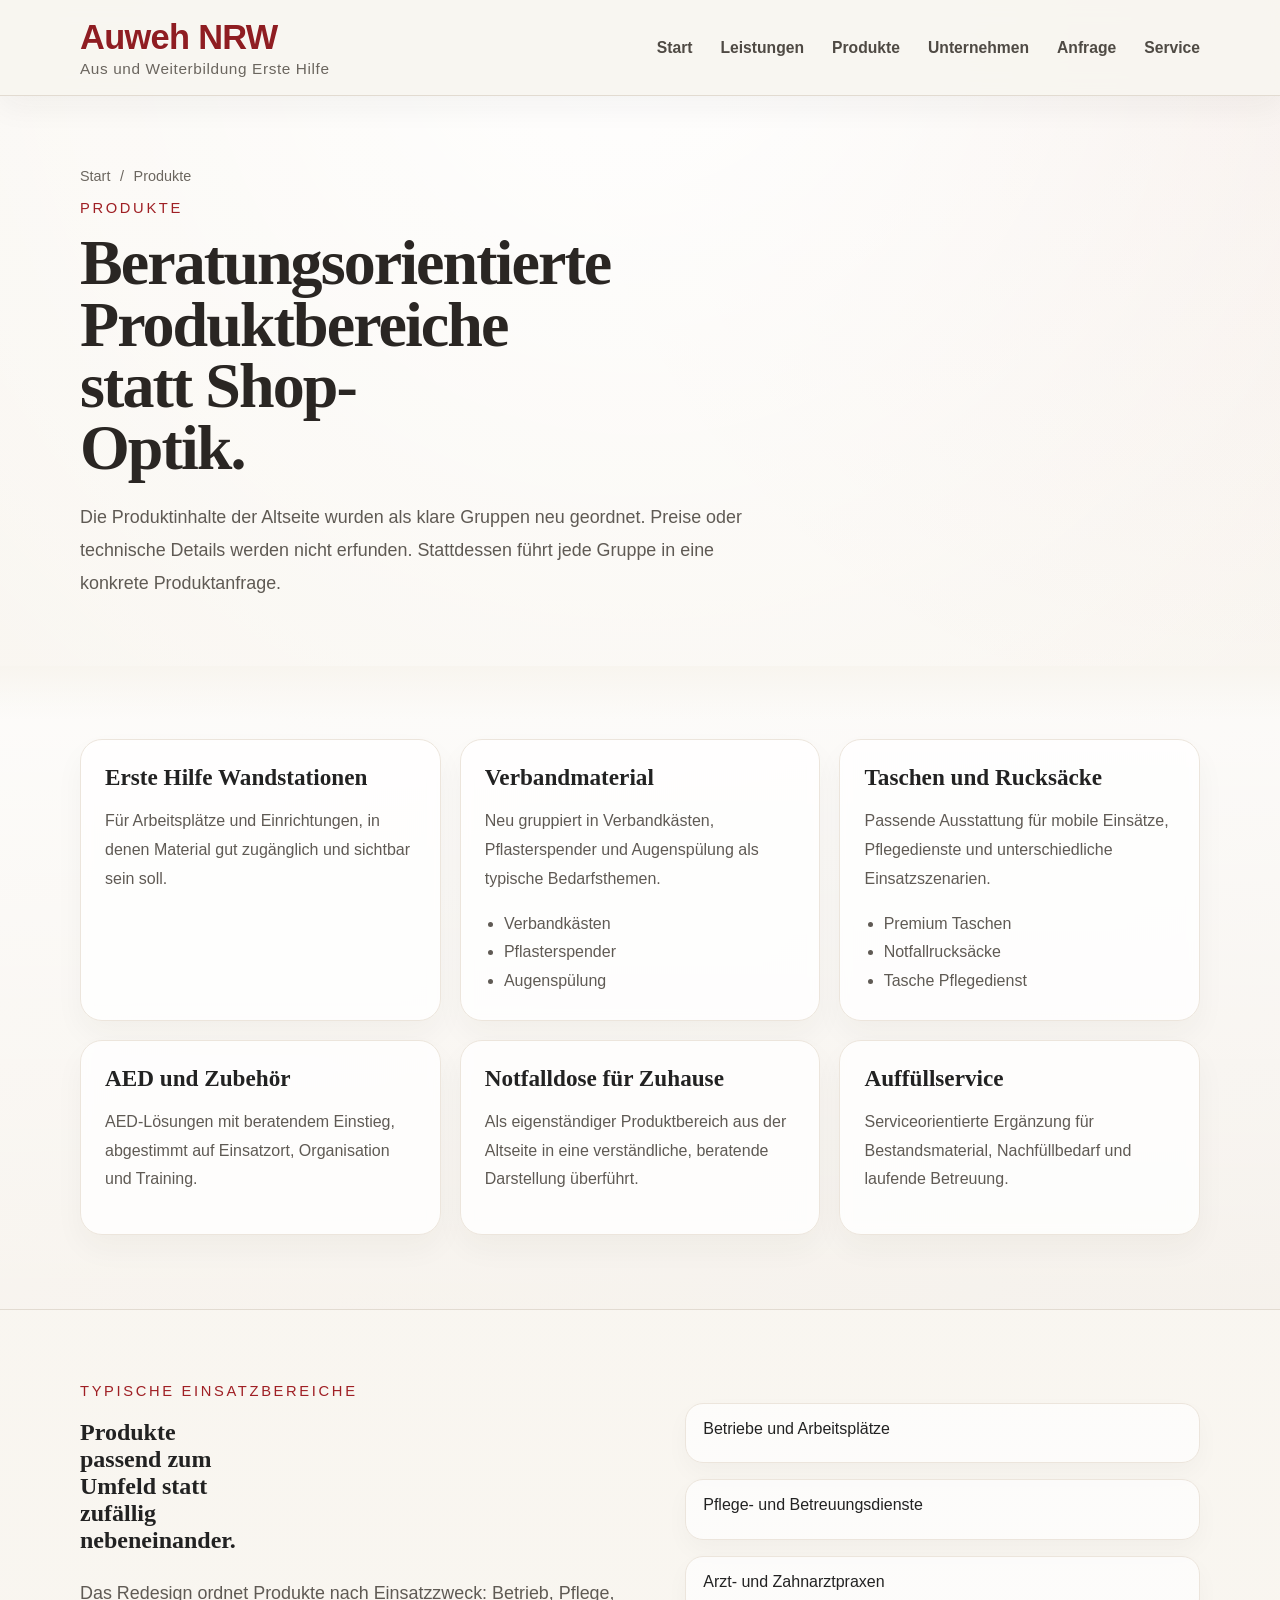
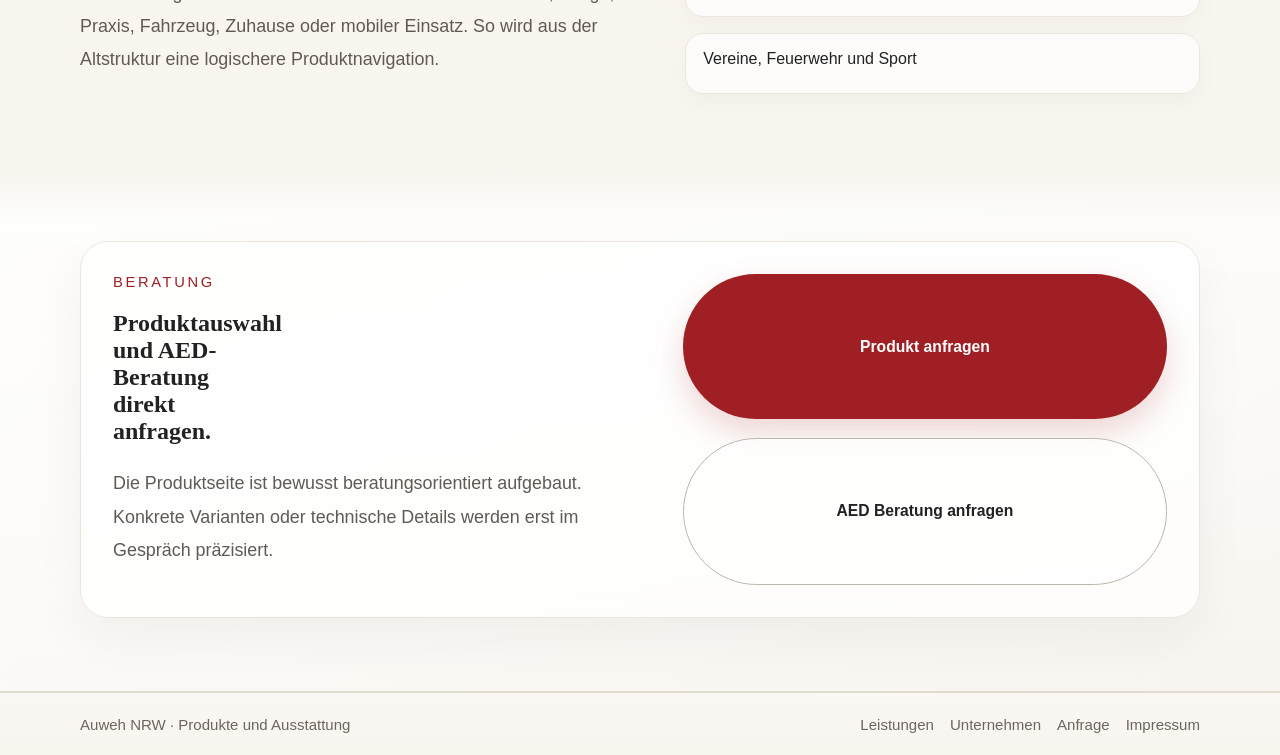
<file: produkte.html>
<!DOCTYPE html>
<html lang="de">
<head>
  <meta charset="UTF-8" />
  <meta name="viewport" content="width=device-width, initial-scale=1.0" />
  <title>Produkte | Auweh NRW</title>
  <meta name="description" content="Produkte und Ausstattung von Auweh NRW: Wandstationen, Verbandmaterial, Taschen, Notfallrucksäcke, AED und Zubehör." />
  <link rel="stylesheet" href="styles.css" />
</head>
<body>
  <header class="site-header"><div class="container header-inner"><a href="index.html"><div class="brand-title">Auweh NRW</div><div class="brand-subtitle">Aus und Weiterbildung Erste Hilfe</div></a><nav class="desktop-nav"><a href="index.html">Start</a><a href="leistungen.html">Leistungen</a><a href="produkte.html">Produkte</a><a href="unternehmen.html">Unternehmen</a><a href="anfrage.html">Anfrage</a><a href="service.html">Service</a></nav><button id="menuBtn" class="menu-button" type="button" aria-expanded="false" aria-controls="mobileMenu">Menü</button></div><div id="mobileMenu" class="mobile-menu"><nav class="container mobile-nav"><a href="index.html">Start</a><a href="leistungen.html">Leistungen</a><a href="produkte.html">Produkte</a><a href="unternehmen.html">Unternehmen</a><a href="anfrage.html">Anfrage</a><a href="service.html">Service</a></nav></div></header>
  <main>
    <section class="page-hero container"><div class="breadcrumbs"><a href="index.html">Start</a><span>/</span><span>Produkte</span></div><p class="eyebrow">Produkte</p><h1>Beratungsorientierte Produktbereiche statt Shop-Optik.</h1><p class="page-intro">Die Produktinhalte der Altseite wurden als klare Gruppen neu geordnet. Preise oder technische Details werden nicht erfunden. Stattdessen führt jede Gruppe in eine konkrete Produktanfrage.</p></section>
    <section class="section section-soft section-bordered"><div class="container"><div class="cards grid-3"><article class="card"><h3>Erste Hilfe Wandstationen</h3><p>Für Arbeitsplätze und Einrichtungen, in denen Material gut zugänglich und sichtbar sein soll.</p></article><article class="card"><h3>Verbandmaterial</h3><p>Neu gruppiert in Verbandkästen, Pflasterspender und Augenspülung als typische Bedarfsthemen.</p><ul><li>Verbandkästen</li><li>Pflasterspender</li><li>Augenspülung</li></ul></article><article class="card"><h3>Taschen und Rucksäcke</h3><p>Passende Ausstattung für mobile Einsätze, Pflegedienste und unterschiedliche Einsatzszenarien.</p><ul><li>Premium Taschen</li><li>Notfallrucksäcke</li><li>Tasche Pflegedienst</li></ul></article><article class="card"><h3>AED und Zubehör</h3><p>AED-Lösungen mit beratendem Einstieg, abgestimmt auf Einsatzort, Organisation und Training.</p></article><article class="card"><h3>Notfalldose für Zuhause</h3><p>Als eigenständiger Produktbereich aus der Altseite in eine verständliche, beratende Darstellung überführt.</p></article><article class="card"><h3>Auffüllservice</h3><p>Serviceorientierte Ergänzung für Bestandsmaterial, Nachfüllbedarf und laufende Betreuung.</p></article></div></div></section>
    <section class="section"><div class="container split"><div><p class="eyebrow">Typische Einsatzbereiche</p><h2>Produkte passend zum Umfeld statt zufällig nebeneinander.</h2><p class="page-intro">Das Redesign ordnet Produkte nach Einsatzzweck: Betrieb, Pflege, Praxis, Fahrzeug, Zuhause oder mobiler Einsatz. So wird aus der Altstruktur eine logischere Produktnavigation.</p></div><div class="feature-grid"><div>Betriebe und Arbeitsplätze</div><div>Pflege- und Betreuungsdienste</div><div>Arzt- und Zahnarztpraxen</div><div>Vereine, Feuerwehr und Sport</div></div></div></section>
    <section class="section section-soft-light section-bordered"><div class="container cta-panel split"><div><p class="eyebrow">Beratung</p><h2>Produktauswahl und AED-Beratung direkt anfragen.</h2><p class="page-intro">Die Produktseite ist bewusst beratungsorientiert aufgebaut. Konkrete Varianten oder technische Details werden erst im Gespräch präzisiert.</p></div><div class="stack"><a class="button" href="anfrage.html#produkt">Produkt anfragen</a><a class="button-secondary" href="anfrage.html#aed">AED Beratung anfragen</a></div></div></section>
  </main>
  <footer class="footer"><div class="container footer-inner"><div>Auweh NRW · Produkte und Ausstattung</div><div class="footer-links"><a href="leistungen.html">Leistungen</a><a href="unternehmen.html">Unternehmen</a><a href="anfrage.html">Anfrage</a><a href="impressum.html">Impressum</a></div></div></footer>
  <script src="scripts.js"></script>
</body>
</html>
</file>
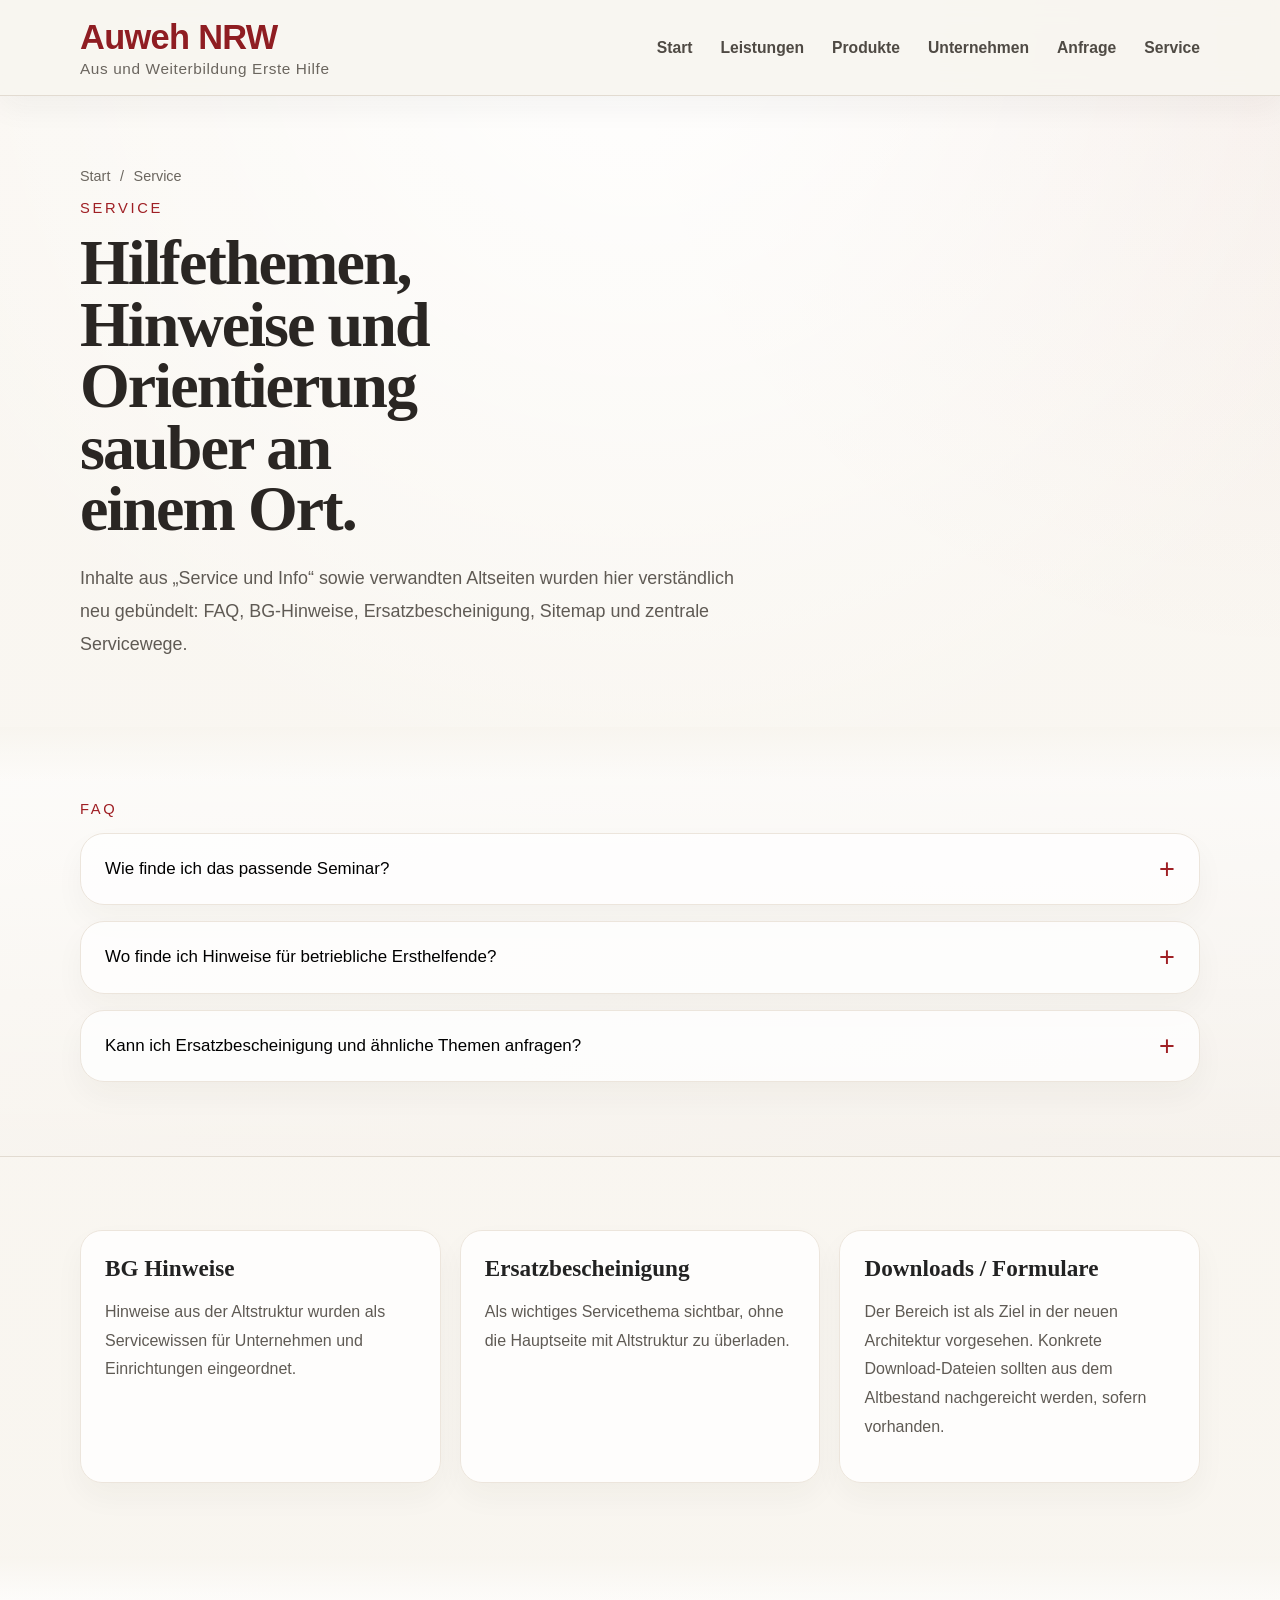
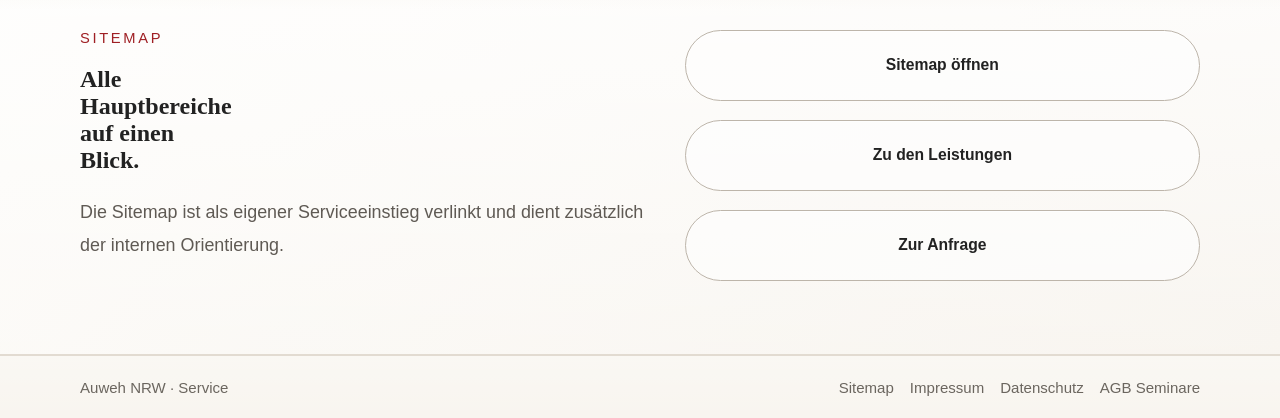
<file: service.html>
<!DOCTYPE html>
<html lang="de">
<head>
  <meta charset="UTF-8" />
  <meta name="viewport" content="width=device-width, initial-scale=1.0" />
  <title>Service | Auweh NRW</title>
  <meta name="description" content="FAQ, BG-Hinweise, Ersatzbescheinigung, Sitemap und Serviceinformationen von Auweh NRW." />
  <link rel="stylesheet" href="styles.css" />
</head>
<body>
  <header class="site-header"><div class="container header-inner"><a href="index.html"><div class="brand-title">Auweh NRW</div><div class="brand-subtitle">Aus und Weiterbildung Erste Hilfe</div></a><nav class="desktop-nav"><a href="index.html">Start</a><a href="leistungen.html">Leistungen</a><a href="produkte.html">Produkte</a><a href="unternehmen.html">Unternehmen</a><a href="anfrage.html">Anfrage</a><a href="service.html">Service</a></nav><button id="menuBtn" class="menu-button" type="button" aria-expanded="false" aria-controls="mobileMenu">Menü</button></div><div id="mobileMenu" class="mobile-menu"><nav class="container mobile-nav"><a href="index.html">Start</a><a href="leistungen.html">Leistungen</a><a href="produkte.html">Produkte</a><a href="unternehmen.html">Unternehmen</a><a href="anfrage.html">Anfrage</a><a href="service.html">Service</a></nav></div></header>
  <main>
    <section class="page-hero container"><div class="breadcrumbs"><a href="index.html">Start</a><span>/</span><span>Service</span></div><p class="eyebrow">Service</p><h1>Hilfethemen, Hinweise und Orientierung sauber an einem Ort.</h1><p class="page-intro">Inhalte aus „Service und Info“ sowie verwandten Altseiten wurden hier verständlich neu gebündelt: FAQ, BG-Hinweise, Ersatzbescheinigung, Sitemap und zentrale Servicewege.</p></section>
    <section id="faq" class="section section-soft section-bordered"><div class="container"><p class="eyebrow">FAQ</p><div class="faq-list"><div class="faq-item"><button class="faq-toggle" type="button"><span>Wie finde ich das passende Seminar?</span><span class="faq-icon">+</span></button><div class="faq-answer">Die neue Leistungsstruktur trennt Erste Hilfe Kurse, medizinische Notfalltrainings und Firmen-/Einrichtungsthemen klar voneinander.</div></div><div class="faq-item"><button class="faq-toggle" type="button"><span>Wo finde ich Hinweise für betriebliche Ersthelfende?</span><span class="faq-icon">+</span></button><div class="faq-answer">Diese Inhalte sind im Leistungsbereich „Firmen und Einrichtungen“ sowie im Service gebündelt dargestellt.</div></div><div class="faq-item"><button class="faq-toggle" type="button"><span>Kann ich Ersatzbescheinigung und ähnliche Themen anfragen?</span><span class="faq-icon">+</span></button><div class="faq-answer">Ja. Der allgemeine Kontaktweg dient auch für organisatorische Themen, wenn keine eigene Formulardynamik vorhanden ist.</div></div></div></div></section>
    <section class="section"><div class="container cards grid-3"><article class="card"><h3>BG Hinweise</h3><p>Hinweise aus der Altstruktur wurden als Servicewissen für Unternehmen und Einrichtungen eingeordnet.</p></article><article class="card"><h3>Ersatzbescheinigung</h3><p>Als wichtiges Servicethema sichtbar, ohne die Hauptseite mit Altstruktur zu überladen.</p></article><article class="card"><h3>Downloads / Formulare</h3><p>Der Bereich ist als Ziel in der neuen Architektur vorgesehen. Konkrete Download-Dateien sollten aus dem Altbestand nachgereicht werden, sofern vorhanden.</p></article></div></section>
    <section class="section section-soft-light section-bordered"><div class="container split"><div><p class="eyebrow">Sitemap</p><h2>Alle Hauptbereiche auf einen Blick.</h2><p class="page-intro">Die Sitemap ist als eigener Serviceeinstieg verlinkt und dient zusätzlich der internen Orientierung.</p></div><div class="stack"><a class="button-secondary" href="sitemap.html">Sitemap öffnen</a><a class="button-secondary" href="leistungen.html">Zu den Leistungen</a><a class="button-secondary" href="anfrage.html">Zur Anfrage</a></div></div></section>
  </main>
  <footer class="footer"><div class="container footer-inner"><div>Auweh NRW · Service</div><div class="footer-links"><a href="sitemap.html">Sitemap</a><a href="impressum.html">Impressum</a><a href="datenschutz.html">Datenschutz</a><a href="agb-seminare.html">AGB Seminare</a></div></div></footer>
  <script src="scripts.js"></script>
</body>
</html>
</file>
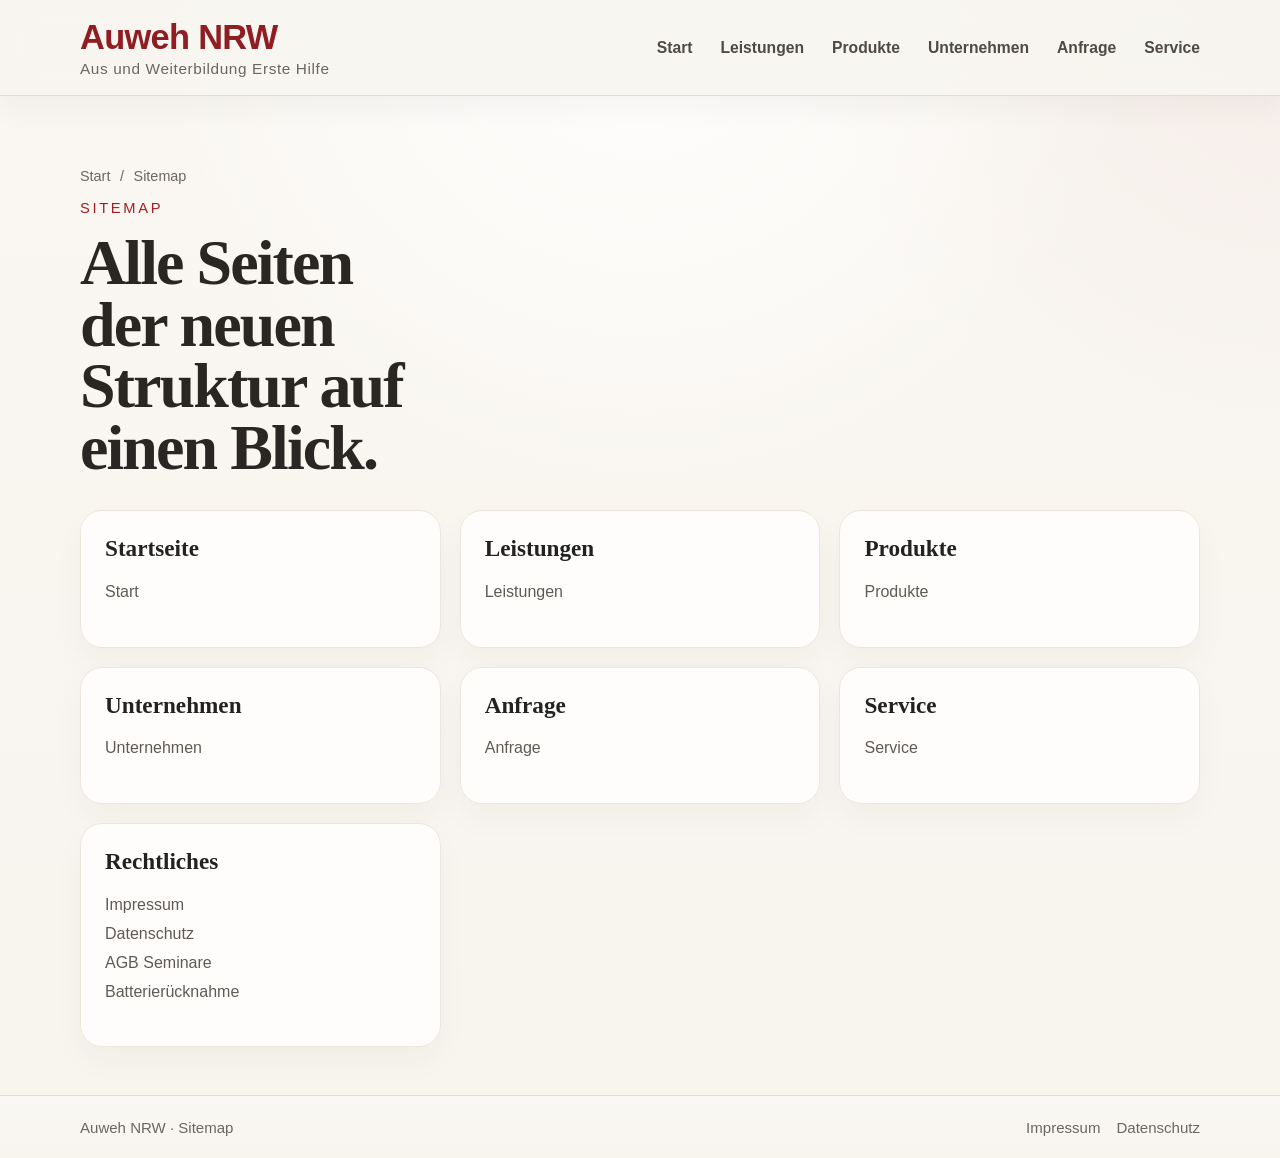
<file: sitemap.html>
<!DOCTYPE html>
<html lang="de">
<head>
  <meta charset="UTF-8" />
  <meta name="viewport" content="width=device-width, initial-scale=1.0" />
  <title>Sitemap | Auweh NRW</title>
  <meta name="description" content="Sitemap der neu strukturierten Auweh NRW Website." />
  <link rel="stylesheet" href="styles.css" />
</head>
<body>
  <header class="site-header"><div class="container header-inner"><a href="index.html"><div class="brand-title">Auweh NRW</div><div class="brand-subtitle">Aus und Weiterbildung Erste Hilfe</div></a><nav class="desktop-nav"><a href="index.html">Start</a><a href="leistungen.html">Leistungen</a><a href="produkte.html">Produkte</a><a href="unternehmen.html">Unternehmen</a><a href="anfrage.html">Anfrage</a><a href="service.html">Service</a></nav><button id="menuBtn" class="menu-button" type="button" aria-expanded="false" aria-controls="mobileMenu">Menü</button></div><div id="mobileMenu" class="mobile-menu"><nav class="container mobile-nav"><a href="index.html">Start</a><a href="leistungen.html">Leistungen</a><a href="produkte.html">Produkte</a><a href="unternehmen.html">Unternehmen</a><a href="anfrage.html">Anfrage</a><a href="service.html">Service</a></nav></div></header>
  <main>
    <section class="page-hero container"><div class="breadcrumbs"><a href="index.html">Start</a><span>/</span><span>Sitemap</span></div><p class="eyebrow">Sitemap</p><h1>Alle Seiten der neuen Struktur auf einen Blick.</h1><div class="cards grid-3" style="margin-top: 2rem;"><article class="card"><h3>Startseite</h3><p><a href="index.html">Start</a></p></article><article class="card"><h3>Leistungen</h3><p><a href="leistungen.html">Leistungen</a></p></article><article class="card"><h3>Produkte</h3><p><a href="produkte.html">Produkte</a></p></article><article class="card"><h3>Unternehmen</h3><p><a href="unternehmen.html">Unternehmen</a></p></article><article class="card"><h3>Anfrage</h3><p><a href="anfrage.html">Anfrage</a></p></article><article class="card"><h3>Service</h3><p><a href="service.html">Service</a></p></article><article class="card"><h3>Rechtliches</h3><p><a href="impressum.html">Impressum</a><br /><a href="datenschutz.html">Datenschutz</a><br /><a href="agb-seminare.html">AGB Seminare</a><br /><a href="batterieruecknahme.html">Batterierücknahme</a></p></article></div></section>
  </main>
  <footer class="footer"><div class="container footer-inner"><div>Auweh NRW · Sitemap</div><div class="footer-links"><a href="impressum.html">Impressum</a><a href="datenschutz.html">Datenschutz</a></div></div></footer>
  <script src="scripts.js"></script>
</body>
</html>
</file>
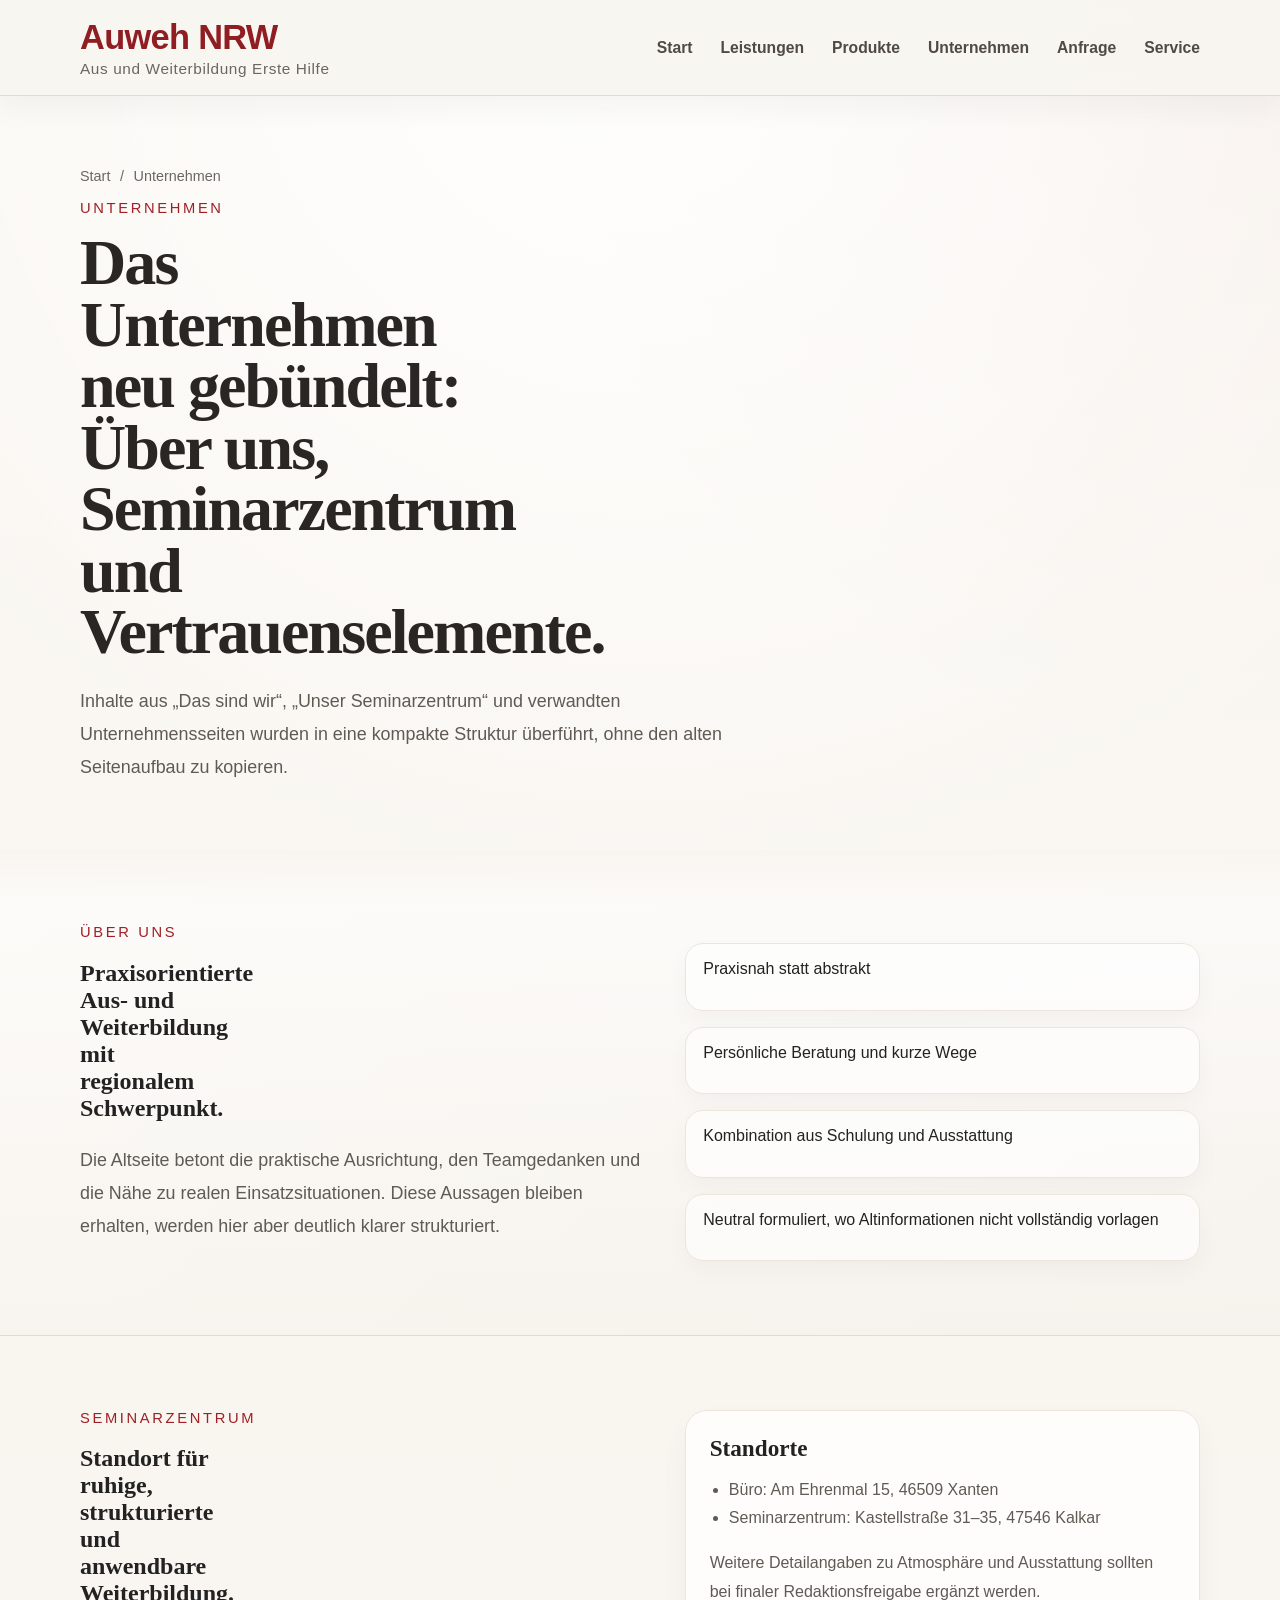
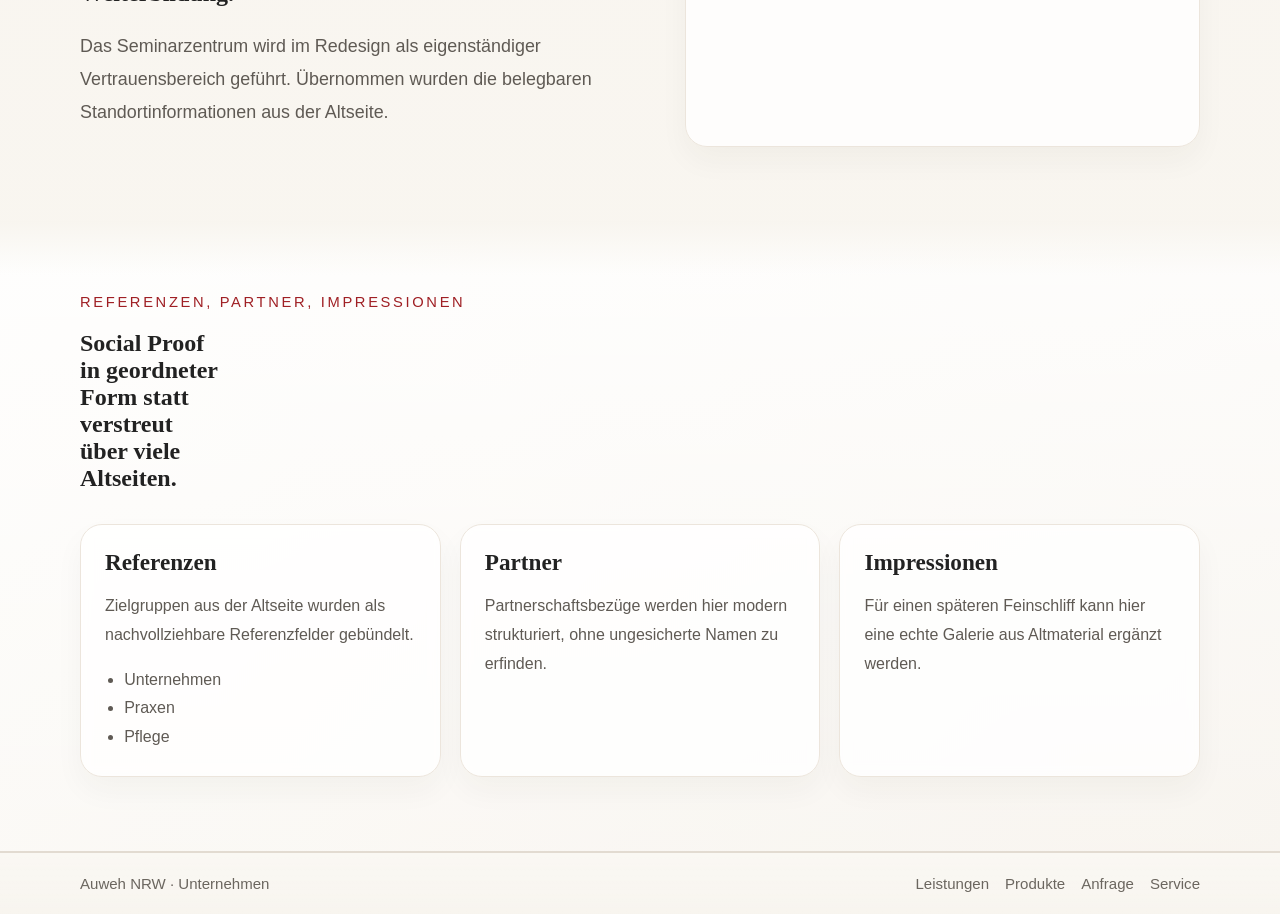
<file: unternehmen.html>
<!DOCTYPE html>
<html lang="de">
<head>
  <meta charset="UTF-8" />
  <meta name="viewport" content="width=device-width, initial-scale=1.0" />
  <title>Unternehmen | Auweh NRW</title>
  <meta name="description" content="Über Auweh NRW, Seminarzentrum, Referenzen, Partner und Impressionen in der neuen Unternehmensstruktur." />
  <link rel="stylesheet" href="styles.css" />
</head>
<body>
  <header class="site-header"><div class="container header-inner"><a href="index.html"><div class="brand-title">Auweh NRW</div><div class="brand-subtitle">Aus und Weiterbildung Erste Hilfe</div></a><nav class="desktop-nav"><a href="index.html">Start</a><a href="leistungen.html">Leistungen</a><a href="produkte.html">Produkte</a><a href="unternehmen.html">Unternehmen</a><a href="anfrage.html">Anfrage</a><a href="service.html">Service</a></nav><button id="menuBtn" class="menu-button" type="button" aria-expanded="false" aria-controls="mobileMenu">Menü</button></div><div id="mobileMenu" class="mobile-menu"><nav class="container mobile-nav"><a href="index.html">Start</a><a href="leistungen.html">Leistungen</a><a href="produkte.html">Produkte</a><a href="unternehmen.html">Unternehmen</a><a href="anfrage.html">Anfrage</a><a href="service.html">Service</a></nav></div></header>
  <main>
    <section class="page-hero container"><div class="breadcrumbs"><a href="index.html">Start</a><span>/</span><span>Unternehmen</span></div><p class="eyebrow">Unternehmen</p><h1>Das Unternehmen neu gebündelt: Über uns, Seminarzentrum und Vertrauenselemente.</h1><p class="page-intro">Inhalte aus „Das sind wir“, „Unser Seminarzentrum“ und verwandten Unternehmensseiten wurden in eine kompakte Struktur überführt, ohne den alten Seitenaufbau zu kopieren.</p></section>
    <section class="section section-soft section-bordered"><div class="container split"><div><p class="eyebrow">Über uns</p><h2>Praxisorientierte Aus- und Weiterbildung mit regionalem Schwerpunkt.</h2><p class="page-intro">Die Altseite betont die praktische Ausrichtung, den Teamgedanken und die Nähe zu realen Einsatzsituationen. Diese Aussagen bleiben erhalten, werden hier aber deutlich klarer strukturiert.</p></div><div class="feature-grid"><div>Praxisnah statt abstrakt</div><div>Persönliche Beratung und kurze Wege</div><div>Kombination aus Schulung und Ausstattung</div><div>Neutral formuliert, wo Altinformationen nicht vollständig vorlagen</div></div></div></section>
    <section class="section"><div class="container split"><div><p class="eyebrow">Seminarzentrum</p><h2>Standort für ruhige, strukturierte und anwendbare Weiterbildung.</h2><p class="page-intro">Das Seminarzentrum wird im Redesign als eigenständiger Vertrauensbereich geführt. Übernommen wurden die belegbaren Standortinformationen aus der Altseite.</p></div><div class="card"><h3>Standorte</h3><ul><li>Büro: Am Ehrenmal 15, 46509 Xanten</li><li>Seminarzentrum: Kastellstraße 31–35, 47546 Kalkar</li></ul><p>Weitere Detailangaben zu Atmosphäre und Ausstattung sollten bei finaler Redaktionsfreigabe ergänzt werden.</p></div></div></section>
    <section class="section section-soft-light section-bordered"><div class="container"><p class="eyebrow">Referenzen, Partner, Impressionen</p><h2>Social Proof in geordneter Form statt verstreut über viele Altseiten.</h2><div class="cards grid-3" style="margin-top: 2rem;"><article class="card"><h3>Referenzen</h3><p>Zielgruppen aus der Altseite wurden als nachvollziehbare Referenzfelder gebündelt.</p><ul><li>Unternehmen</li><li>Praxen</li><li>Pflege</li></ul></article><article class="card"><h3>Partner</h3><p>Partnerschaftsbezüge werden hier modern strukturiert, ohne ungesicherte Namen zu erfinden.</p></article><article class="card"><h3>Impressionen</h3><p>Für einen späteren Feinschliff kann hier eine echte Galerie aus Altmaterial ergänzt werden.</p></article></div></div></section>
  </main>
  <footer class="footer"><div class="container footer-inner"><div>Auweh NRW · Unternehmen</div><div class="footer-links"><a href="leistungen.html">Leistungen</a><a href="produkte.html">Produkte</a><a href="anfrage.html">Anfrage</a><a href="service.html">Service</a></div></div></footer>
  <script src="scripts.js"></script>
</body>
</html>
</file>
<file: styles.css>
:root {
  --bg: #f8f5ef;
  --bg-soft: #f3eee6;
  --bg-tint: #efe5db;
  --surface: rgba(255, 255, 255, 0.78);
  --surface-strong: rgba(255, 255, 255, 0.92);
  --text: #222222;
  --text-soft: #5f5a54;
  --text-muted: #6b665f;
  --border: #e2dbd1;
  --border-soft: #ece5dc;
  --accent: #9f1f24;
  --accent-dark: #8f1d22;
  --accent-soft: rgba(159, 31, 36, 0.1);
  --shadow: 0 20px 50px rgba(44, 41, 38, 0.05);
  --shadow-soft: 0 14px 30px rgba(44, 41, 38, 0.04);
  --shadow-lift: 0 28px 70px rgba(44, 41, 38, 0.08);
  --radius-xl: 28px;
  --radius-lg: 22px;
  --radius-md: 18px;
  --max-width: 1120px;
}

* {
  box-sizing: border-box;
}

html {
  scroll-behavior: smooth;
}

body {
  margin: 0;
  font-family: "Trebuchet MS", "Segoe UI", sans-serif;
  color: var(--text);
  background:
    radial-gradient(circle at top center, rgba(255, 255, 255, 0.94) 0%, rgba(255, 255, 255, 0) 38%),
    radial-gradient(circle at right top, rgba(159, 31, 36, 0.045) 0%, rgba(159, 31, 36, 0) 28%),
    linear-gradient(180deg, #faf7f2 0%, var(--bg) 100%);
}

a {
  color: inherit;
  text-decoration: none;
}

img {
  max-width: 100%;
  display: block;
}

.font-brand,
.font-display,
h1,
h2,
h3 {
  font-family: Georgia, "Times New Roman", serif;
}

.page-shell {
  min-height: 100vh;
}

.site-header {
  position: sticky;
  top: 0;
  z-index: 50;
  border-bottom: 1px solid var(--border);
  background: rgba(248, 245, 239, 0.88);
  backdrop-filter: blur(14px);
  box-shadow: 0 10px 30px rgba(44, 41, 38, 0.05);
}

.container {
  width: min(var(--max-width), calc(100% - 2rem));
  margin: 0 auto;
}

.header-inner {
  display: flex;
  align-items: center;
  justify-content: space-between;
  gap: 2rem;
  padding: 1.1rem 0;
}

.brand-title {
  font-size: 2.15rem;
  font-weight: 700;
  letter-spacing: -0.02em;
  color: var(--accent-dark);
  text-shadow: 0 1px 0 rgba(255, 255, 255, 0.65);
}

.brand-subtitle {
  margin-top: 0.2rem;
  font-size: 0.96rem;
  letter-spacing: 0.04em;
  color: var(--text-muted);
}

.desktop-nav {
  display: flex;
  align-items: center;
  gap: 1.75rem;
  font-size: 0.98rem;
  font-weight: 600;
  color: #4f4a44;
}

.desktop-nav > a,
.nav-trigger {
  position: relative;
}

.desktop-nav > a::after,
.nav-trigger::after {
  content: "";
  position: absolute;
  left: 0;
  right: 0;
  bottom: -0.45rem;
  height: 2px;
  background: var(--accent);
  transform: scaleX(0);
  transform-origin: center;
  transition: transform 180ms ease;
}

.desktop-nav a:hover,
.desktop-nav button:hover,
.mobile-nav a:hover,
.mobile-nav button:hover,
.footer-links a:hover {
  color: var(--accent);
}

.desktop-nav > a:hover::after,
.nav-dropdown:hover .nav-trigger::after,
.nav-dropdown:focus-within .nav-trigger::after {
  transform: scaleX(1);
}

.nav-dropdown {
  position: relative;
}

.nav-trigger {
  display: inline-flex;
  align-items: center;
  gap: 0.55rem;
  border: 0;
  background: transparent;
  color: inherit;
  font: inherit;
  cursor: pointer;
  padding: 0;
}

.nav-dropdown-menu {
  position: absolute;
  left: 0;
  top: calc(100% + 1rem);
  min-width: 260px;
  padding: 0.7rem;
  border: 1px solid var(--border-soft);
  border-radius: var(--radius-lg);
  background: rgba(255, 255, 255, 0.95);
  box-shadow: var(--shadow);
  backdrop-filter: blur(10px);
  opacity: 0;
  visibility: hidden;
  transform: translateY(8px);
  transition: opacity 180ms ease, transform 180ms ease, visibility 180ms ease;
}

.nav-dropdown:hover .nav-dropdown-menu,
.nav-dropdown:focus-within .nav-dropdown-menu {
  opacity: 1;
  visibility: visible;
  transform: translateY(0);
}

.nav-dropdown-menu a {
  display: block;
  padding: 0.9rem 1rem;
  border-radius: 14px;
}

.nav-dropdown-menu a:hover {
  background: var(--bg-soft);
}

.menu-button {
  display: none;
  border: 1px solid #cfc6bb;
  border-radius: 999px;
  background: transparent;
  padding: 0.7rem 1rem;
  font: inherit;
  color: var(--text);
  box-shadow: inset 0 1px 0 rgba(255, 255, 255, 0.7);
}

.mobile-menu {
  display: none;
  border-top: 1px solid var(--border);
  background: rgba(248, 245, 239, 0.98);
}

.mobile-menu.is-open {
  display: block;
}

.mobile-nav {
  display: flex;
  flex-direction: column;
  gap: 1rem;
  padding: 1rem 0 1.25rem;
  color: #4f4a44;
}

.mobile-nav button {
  display: flex;
  justify-content: space-between;
  align-items: center;
  width: 100%;
  padding: 0;
  border: 0;
  background: transparent;
  color: inherit;
  font: inherit;
  cursor: pointer;
}

.mobile-subnav {
  display: none;
  margin-top: 0.85rem;
  padding-left: 1rem;
  color: var(--text-soft);
}

.mobile-subnav.is-open {
  display: grid;
  gap: 0.7rem;
}

.hero {
  display: grid;
  gap: 3rem;
  padding: 4.5rem 0 5.5rem;
  align-items: start;
}

.eyebrow {
  margin: 0 0 1rem;
  font-size: 0.92rem;
  text-transform: uppercase;
  letter-spacing: 0.18em;
  color: var(--accent);
}

.hero h1,
.page-hero h1 {
  margin: 0;
  font-size: clamp(2.6rem, 5vw, 5rem);
  line-height: 0.96;
  letter-spacing: -0.03em;
  color: #2a2623;
  text-wrap: balance;
}

.hero-copy,
.page-intro {
  max-width: 42rem;
  margin-top: 1.4rem;
  font-size: 1.12rem;
  line-height: 1.85;
  color: var(--text-soft);
}

.button-row {
  display: flex;
  flex-wrap: wrap;
  gap: 1rem;
  margin-top: 2rem;
}

.button,
.button-secondary {
  display: inline-flex;
  align-items: center;
  justify-content: center;
  padding: 0.9rem 1.4rem;
  font-size: 0.98rem;
  font-weight: 600;
  border-radius: 999px;
  transition: transform 180ms ease, box-shadow 180ms ease, background 180ms ease, opacity 180ms ease;
}

.button {
  background: var(--accent);
  color: white;
  box-shadow: 0 14px 30px rgba(159, 31, 36, 0.18);
}

.button:hover {
  opacity: 0.9;
  transform: translateY(-1px);
}

.button-secondary {
  border: 1px solid #bdb5aa;
  background: rgba(255, 255, 255, 0.58);
  box-shadow: inset 0 1px 0 rgba(255, 255, 255, 0.75);
}

.button-secondary:hover {
  background: var(--bg-soft);
  transform: translateY(-1px);
}

.hero-side {
  border-left: 1px solid var(--border);
  padding-left: 2rem;
}

.panel {
  border: 1px solid var(--border-soft);
  background: white;
  padding: 1.5rem;
  border-radius: var(--radius-lg);
  box-shadow: var(--shadow-soft);
}

.placeholder-logo {
  display: grid;
  place-items: center;
  min-height: 180px;
  border: 1px dashed var(--border);
  border-radius: 16px;
  text-align: center;
  font-size: 0.88rem;
  font-weight: 700;
  letter-spacing: 0.18em;
  text-transform: uppercase;
  color: var(--text-muted);
  background: linear-gradient(180deg, #fbfaf7 0%, #f1ede6 100%);
}

.link-list {
  display: grid;
  gap: 0;
  margin-top: 1rem;
}

.link-list a,
.plain-list div {
  padding: 1rem 0;
  border-bottom: 1px solid var(--border-soft);
}

.hero-meta {
  display: flex;
  flex-wrap: wrap;
  gap: 0.8rem;
  margin-top: 2rem;
}

.hero-meta span {
  display: inline-flex;
  align-items: center;
  gap: 0.45rem;
  padding: 0.6rem 0.9rem;
  border: 1px solid var(--border-soft);
  border-radius: 999px;
  background: rgba(255, 255, 255, 0.64);
  color: var(--text-soft);
  font-size: 0.92rem;
  box-shadow: inset 0 1px 0 rgba(255, 255, 255, 0.8);
}

.section {
  padding: 4.6rem 0;
}

.section-soft {
  position: relative;
  background:
    linear-gradient(180deg, rgba(255, 255, 255, 0.78) 0%, rgba(255, 255, 255, 0.32) 100%),
    linear-gradient(135deg, #f6f1e9 0%, #f1ebe3 100%);
  box-shadow: inset 0 1px 0 rgba(255, 255, 255, 0.5);
}

.section-soft-light {
  position: relative;
  background:
    linear-gradient(180deg, rgba(255, 255, 255, 0.82) 0%, rgba(255, 255, 255, 0.36) 100%),
    linear-gradient(135deg, #fcfaf6 0%, #f4efe7 100%);
  box-shadow: inset 0 1px 0 rgba(255, 255, 255, 0.65);
}

.section-soft::before,
.section-soft-light::before {
  content: "";
  position: absolute;
  inset: 0 0 auto;
  height: 54px;
  background: linear-gradient(180deg, rgba(248, 245, 239, 1) 0%, rgba(248, 245, 239, 0) 100%);
  pointer-events: none;
}

.section-bordered {
  border-bottom: 1px solid var(--border);
}

.grid-2,
.grid-3,
.cards {
  display: grid;
  gap: 1.2rem;
}

.grid-2 {
  grid-template-columns: repeat(2, minmax(0, 1fr));
}

.grid-3 {
  grid-template-columns: repeat(3, minmax(0, 1fr));
}

.card {
  border: 1px solid var(--border-soft);
  border-radius: var(--radius-lg);
  background: var(--surface);
  padding: 1.5rem;
  box-shadow: var(--shadow-soft);
  backdrop-filter: blur(6px);
  transition: transform 220ms ease, box-shadow 220ms ease, border-color 220ms ease;
}

.card:hover,
.feature-grid > div:hover,
.badge-grid > div:hover,
.faq-item:hover,
.cta-panel:hover,
.form-panel:hover {
  transform: translateY(-3px);
  box-shadow: var(--shadow-lift);
  border-color: #ddd1c6;
}

.card h3,
.card h4 {
  margin: 0 0 0.8rem;
  font-size: 1.45rem;
  line-height: 1.15;
}

.card p,
.stack p,
.legal-copy p,
.legal-copy li {
  color: var(--text-soft);
  line-height: 1.8;
}

.card ul,
.stack ul,
.legal-copy ul {
  margin: 0.9rem 0 0;
  padding-left: 1.2rem;
  color: var(--text-soft);
  line-height: 1.8;
}

.feature-grid {
  display: grid;
  gap: 1rem;
  margin-top: 1.2rem;
}

.feature-grid > div,
.badge-grid > div {
  border: 1px solid var(--border-soft);
  border-radius: 18px;
  background: rgba(255, 255, 255, 0.68);
  padding: 1rem 1.1rem;
  box-shadow: 0 10px 25px rgba(44, 41, 38, 0.03);
  transition: transform 220ms ease, box-shadow 220ms ease, border-color 220ms ease;
}

.badge-grid {
  display: grid;
  grid-template-columns: repeat(3, minmax(0, 1fr));
  gap: 0.8rem;
  margin-top: 1rem;
}

.split {
  display: grid;
  gap: 2rem;
  grid-template-columns: minmax(0, 1fr) minmax(320px, 0.9fr);
}

.cta-panel,
.form-panel {
  border: 1px solid var(--border-soft);
  border-radius: var(--radius-xl);
  background: rgba(255, 255, 255, 0.72);
  padding: 2rem;
  box-shadow: var(--shadow);
  backdrop-filter: blur(10px);
  transition: transform 220ms ease, box-shadow 220ms ease, border-color 220ms ease;
}

.stack {
  display: grid;
  gap: 1.2rem;
}

.faq-list {
  display: grid;
  gap: 1rem;
}

.faq-item {
  border: 1px solid var(--border-soft);
  border-radius: 24px;
  background: var(--surface);
  padding: 0 1.5rem;
  box-shadow: var(--shadow-soft);
  transition: transform 220ms ease, box-shadow 220ms ease, border-color 220ms ease;
}

.faq-toggle {
  width: 100%;
  display: flex;
  align-items: center;
  justify-content: space-between;
  gap: 1rem;
  padding: 1.2rem 0;
  border: 0;
  background: transparent;
  font: inherit;
  font-size: 1.06rem;
  text-align: left;
  cursor: pointer;
}

.faq-answer {
  display: none;
  padding-bottom: 1.2rem;
}

.faq-item.active .faq-answer {
  display: block;
}

.faq-item.active .faq-icon {
  transform: rotate(45deg);
}

.faq-icon {
  flex-shrink: 0;
  color: var(--accent);
  font-size: 1.7rem;
  transition: transform 180ms ease;
}

.form-grid {
  display: grid;
  gap: 1rem;
}

.form-grid.two-col {
  grid-template-columns: repeat(2, minmax(0, 1fr));
}

.field {
  display: grid;
  gap: 0.45rem;
}

.field label {
  font-size: 0.92rem;
  color: var(--text-soft);
}

.field input,
.field select,
.field textarea {
  width: 100%;
  padding: 0.9rem 1rem;
  border: 1px solid var(--border);
  border-radius: 16px;
  background: rgba(255, 255, 255, 0.92);
  font: inherit;
  color: var(--text);
  transition: border-color 180ms ease, box-shadow 180ms ease, background 180ms ease;
}

.field input:focus,
.field select:focus,
.field textarea:focus {
  outline: none;
  border-color: rgba(159, 31, 36, 0.35);
  box-shadow: 0 0 0 4px var(--accent-soft);
  background: rgba(255, 255, 255, 0.98);
}

.field textarea {
  min-height: 140px;
  resize: vertical;
}

.notice {
  border-left: 3px solid var(--accent);
  padding-left: 1rem;
  color: var(--text-soft);
  background: linear-gradient(90deg, rgba(159, 31, 36, 0.05), rgba(159, 31, 36, 0));
  padding-top: 0.8rem;
  padding-bottom: 0.8rem;
  border-radius: 0 14px 14px 0;
}

.page-hero {
  padding: 4.5rem 0 3rem;
}

.breadcrumbs {
  display: flex;
  gap: 0.6rem;
  flex-wrap: wrap;
  margin-bottom: 1rem;
  font-size: 0.9rem;
  color: var(--text-muted);
}

.legal-copy h2,
.legal-copy h3 {
  margin-top: 2rem;
}

.footer {
  border-top: 1px solid var(--border);
  background:
    linear-gradient(180deg, rgba(255, 255, 255, 0.28) 0%, rgba(255, 255, 255, 0) 100%),
    var(--bg);
}

.footer-inner {
  display: flex;
  justify-content: space-between;
  gap: 1rem;
  padding: 1.4rem 0;
  font-size: 0.94rem;
  color: var(--text-muted);
}

.footer-links {
  display: flex;
  flex-wrap: wrap;
  gap: 1rem;
}

.section h2,
.page-hero h1 {
  max-width: 12ch;
}

.section p.page-intro {
  max-width: 40rem;
}

.seo-hidden {
  position: absolute;
  width: 1px;
  height: 1px;
  padding: 0;
  margin: -1px;
  overflow: hidden;
  clip: rect(0, 0, 0, 0);
  white-space: nowrap;
  border: 0;
}

@media (max-width: 900px) {
  .desktop-nav {
    display: none;
  }

  .menu-button {
    display: inline-flex;
  }

  .hero,
  .split,
  .grid-2,
  .grid-3,
  .form-grid.two-col,
  .badge-grid {
    grid-template-columns: 1fr;
  }

  .hero-meta {
    gap: 0.6rem;
  }

  .hero-side {
    border-left: 0;
    border-top: 1px solid var(--border);
    padding-left: 0;
    padding-top: 2rem;
  }

  .footer-inner,
  .header-inner {
    flex-direction: column;
    align-items: flex-start;
  }
}
</file>
